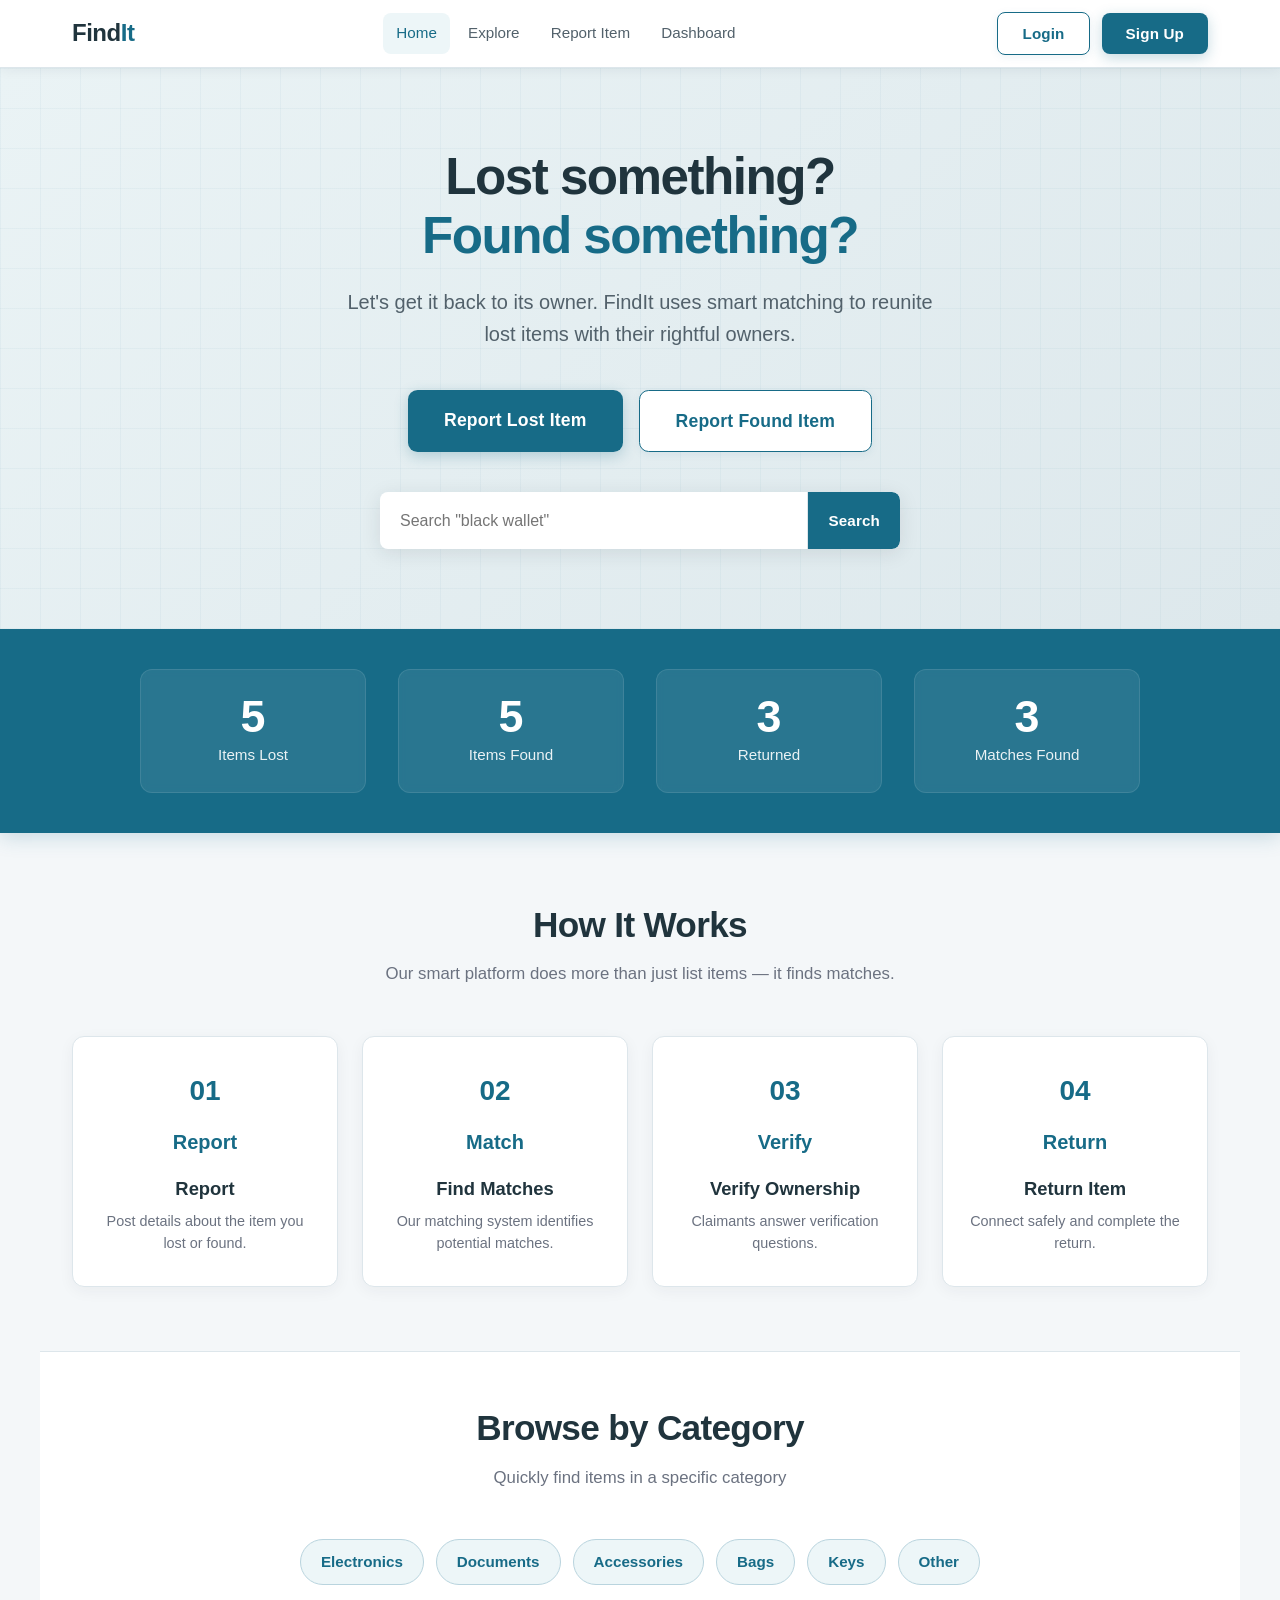
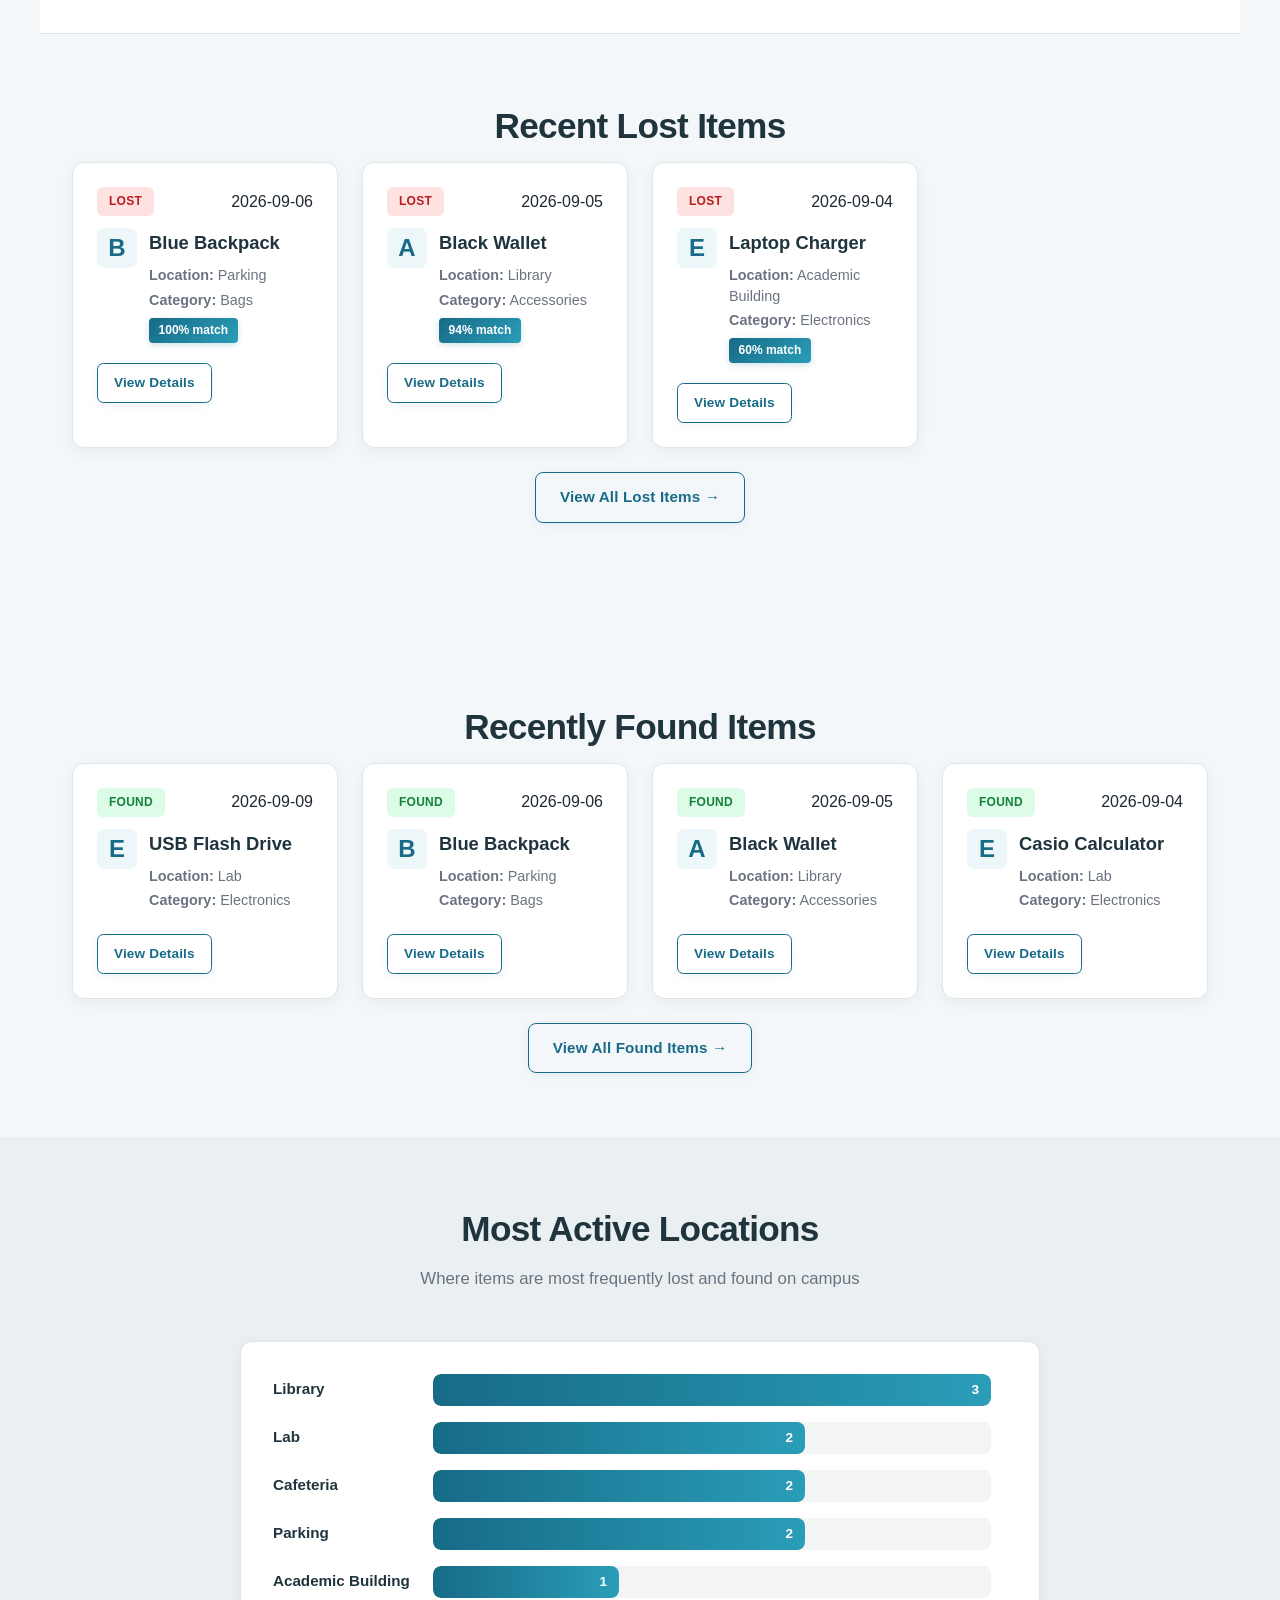
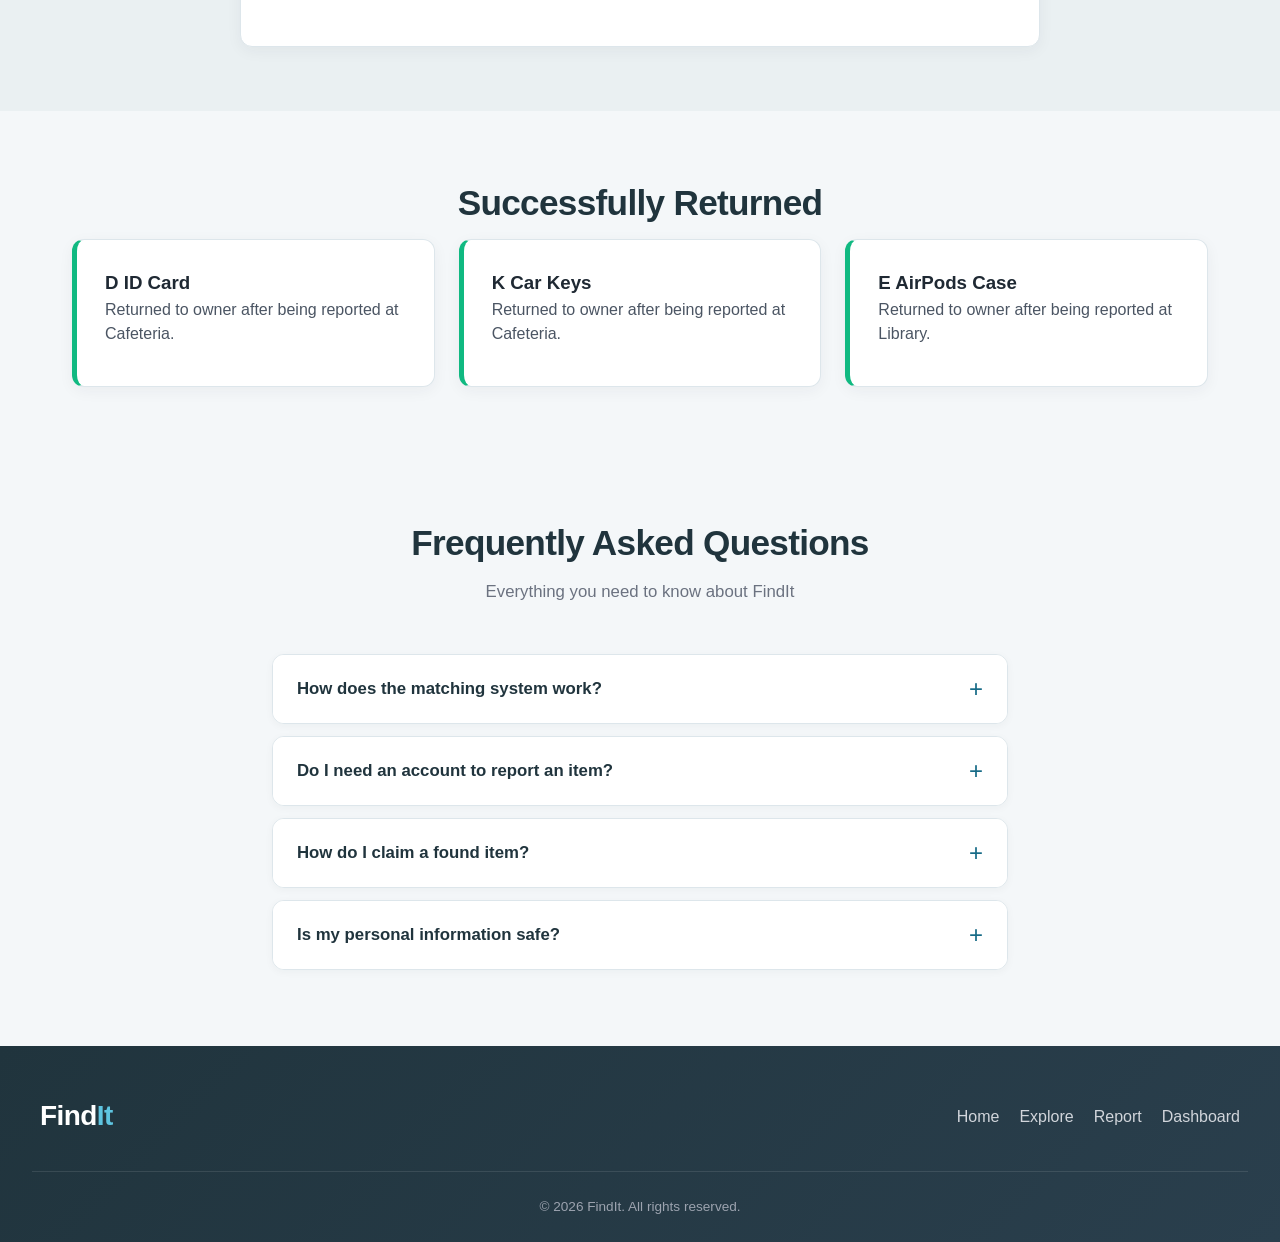
<file: index.html>
<!DOCTYPE html>
<html lang="en">
<head>
    <meta charset="UTF-8">
    <meta name="viewport" content="width=device-width, initial-scale=1.0">
    <title>FindIt — Smart Lost & Found Platform</title>
    <link rel="stylesheet" href="css/style.css">
</head>
<body>
    <nav class="navbar">
        <div class="nav-container">
            <a href="index.html" class="nav-brand">
                <span>Find<span class="brand-accent">It</span></span>
            </a>
            <div class="nav-links" id="navLinks">
                <a href="index.html" class="nav-link active">Home</a>
                <a href="explore.html" class="nav-link">Explore</a>
                <a href="report.html" class="nav-link">Report Item</a>
                <a href="dashboard.html" class="nav-link">Dashboard</a>
            </div>
            <div class="nav-auth" id="navAuth"></div>
            <button class="hamburger" id="hamburger" aria-label="Menu">
                <span></span><span></span><span></span>
            </button>
        </div>
    </nav>

    <section class="hero">
        <div class="hero-bg-pattern"></div>
        <div class="hero-content">
            <h1 class="hero-title">Lost something?<br>
                <span class="hero-highlight">Found something?</span>
            </h1>
            <p class="hero-subtitle">Let's get it back to its owner. FindIt uses smart matching to reunite lost items with their rightful owners.</p>
            <div class="hero-buttons">
                <a href="report.html?type=lost" class="btn btn-primary btn-lg">Report Lost Item</a>
                <a href="report.html?type=found" class="btn btn-secondary btn-lg">Report Found Item</a>
            </div>
            <div class="hero-search">
                <input type="text" id="heroSearchInput" placeholder='Search "black wallet"' class="hero-search-input">
                <button class="btn btn-search" id="heroSearchBtn">Search</button>
            </div>
        </div>
    </section>

    <section class="stats-banner">
        <div class="stats-container" id="statsContainer">
            <div class="stat-card"><div class="stat-number" id="statLost">0</div><div class="stat-label">Items Lost</div></div>
            <div class="stat-card"><div class="stat-number" id="statFound">0</div><div class="stat-label">Items Found</div></div>
            <div class="stat-card"><div class="stat-number" id="statReturned">0</div><div class="stat-label">Returned</div></div>
            <div class="stat-card"><div class="stat-number" id="statMatches">0</div><div class="stat-label">Matches Found</div></div>
        </div>
    </section>

    <section class="how-it-works">
        <h2 class="section-title">How It Works</h2>
        <p class="section-subtitle">Our smart platform does more than just list items — it finds matches.</p>
        <div class="steps-grid">
            <div class="step-card"><div class="step-number">01</div><div class="step-icon">Report</div><h3>Report</h3><p>Post details about the item you lost or found.</p></div>
            <div class="step-card"><div class="step-number">02</div><div class="step-icon">Match</div><h3>Find Matches</h3><p>Our matching system identifies potential matches.</p></div>
            <div class="step-card"><div class="step-number">03</div><div class="step-icon">Verify</div><h3>Verify Ownership</h3><p>Claimants answer verification questions.</p></div>
            <div class="step-card"><div class="step-number">04</div><div class="step-icon">Return</div><h3>Return Item</h3><p>Connect safely and complete the return.</p></div>
        </div>
    </section>

    <section class="category-section">
        <h2 class="section-title">Browse by Category</h2>
        <p class="section-subtitle">Quickly find items in a specific category</p>
        <div class="category-chips">
            <span class="category-chip" data-category="Electronics">Electronics</span>
            <span class="category-chip" data-category="Documents">Documents</span>
            <span class="category-chip" data-category="Accessories">Accessories</span>
            <span class="category-chip" data-category="Bags">Bags</span>
            <span class="category-chip" data-category="Keys">Keys</span>
            <span class="category-chip" data-category="Other">Other</span>
        </div>
    </section>

    <section class="recent-section">
        <h2 class="section-title">Recent Lost Items</h2>
        <div class="items-grid" id="recentLostGrid"><p class="loading-placeholder">Loading items...</p></div>
        <div style="text-align:center; margin-top:1.5rem;"><a href="explore.html?filter=lost" class="btn btn-outline">View All Lost Items →</a></div>
    </section>

    <section class="recent-section" style="margin-top:3rem;">
        <h2 class="section-title">Recently Found Items</h2>
        <div class="items-grid" id="recentFoundGrid"><p class="loading-placeholder">Loading items...</p></div>
        <div style="text-align:center; margin-top:1.5rem;"><a href="explore.html?filter=found" class="btn btn-outline">View All Found Items →</a></div>
    </section>

    <section class="location-section">
        <h2 class="section-title">Most Active Locations</h2>
        <p class="section-subtitle">Where items are most frequently lost and found on campus</p>
        <div class="chart-container" id="locationChart"></div>
    </section>

    <section class="success-section">
        <h2 class="section-title">Successfully Returned</h2>
        <div class="success-stories" id="successStories"><p class="loading-placeholder">Loading success stories...</p></div>
    </section>

    <section class="faq-section">
        <h2 class="section-title">Frequently Asked Questions</h2>
        <p class="section-subtitle">Everything you need to know about FindIt</p>
        <div class="faq-item">
            <button class="faq-question">How does the matching system work?</button>
            <div class="faq-answer"><p>FindIt compares lost and found items by category, color, location, date, and keywords in the description. Items with a match score of 40% or higher are flagged as potential matches.</p></div>
        </div>
        <div class="faq-item">
            <button class="faq-question">Do I need an account to report an item?</button>
            <div class="faq-answer"><p>Yes, you need to create a free account to report lost or found items. Browsing and searching items is available to everyone without signing in.</p></div>
        </div>
        <div class="faq-item">
            <button class="faq-question">How do I claim a found item?</button>
            <div class="faq-answer"><p>Click "This Might Be Mine" on a found item's detail page. You'll answer verification questions about the item's brand and unique features to prove ownership.</p></div>
        </div>
        <div class="faq-item">
            <button class="faq-question">Is my personal information safe?</button>
            <div class="faq-answer"><p>Your contact details are only shared after a claim is approved. Verification answers are checked against item details without revealing them publicly.</p></div>
        </div>
    </section>

    <footer class="footer">
        <div class="footer-content">
            <div class="footer-brand"><span>Find<span class="brand-accent">It</span></span></div>
            <div class="footer-links"><a href="index.html">Home</a><a href="explore.html">Explore</a><a href="report.html">Report</a><a href="dashboard.html">Dashboard</a></div>
        </div>
        <div class="footer-bottom"><p>© 2026 FindIt. All rights reserved.</p></div>
    </footer>

    <div class="modal-overlay" id="authModal">
        <div class="modal auth-modal">
            <button class="modal-close" id="authModalClose">Close</button>
            <h2 id="authModalTitle">Welcome to FindIt</h2>
            <p class="modal-subtitle" id="authModalSubtitle">Sign in to report items and track your activity.</p>
            <form id="authForm">
                <div id="authNameField" style="display:none;">
                    <label for="authName">Full Name</label>
                    <input type="text" id="authName" placeholder="Enter your name">
                </div>
                <label for="authEmail">Email Address</label>
                <input type="email" id="authEmail" placeholder="you@campus.edu" required>
                <label for="authPassword">Password</label>
                <input type="password" id="authPassword" placeholder="Create a password" minlength="4" required>
                <button type="submit" class="btn btn-primary btn-block" id="authSubmitBtn">Sign In</button>
            </form>
            <p class="auth-toggle" id="authToggleText">New here? <a href="#" id="authToggleLink">Create an account</a></p>
        </div>
    </div>

    <div class="toast-container" id="toastContainer"></div>

    <script src="js/data.js"></script>
    <script src="js/app.js"></script>
    <script src="js/index.js"></script>
</body>
</html>
</file>
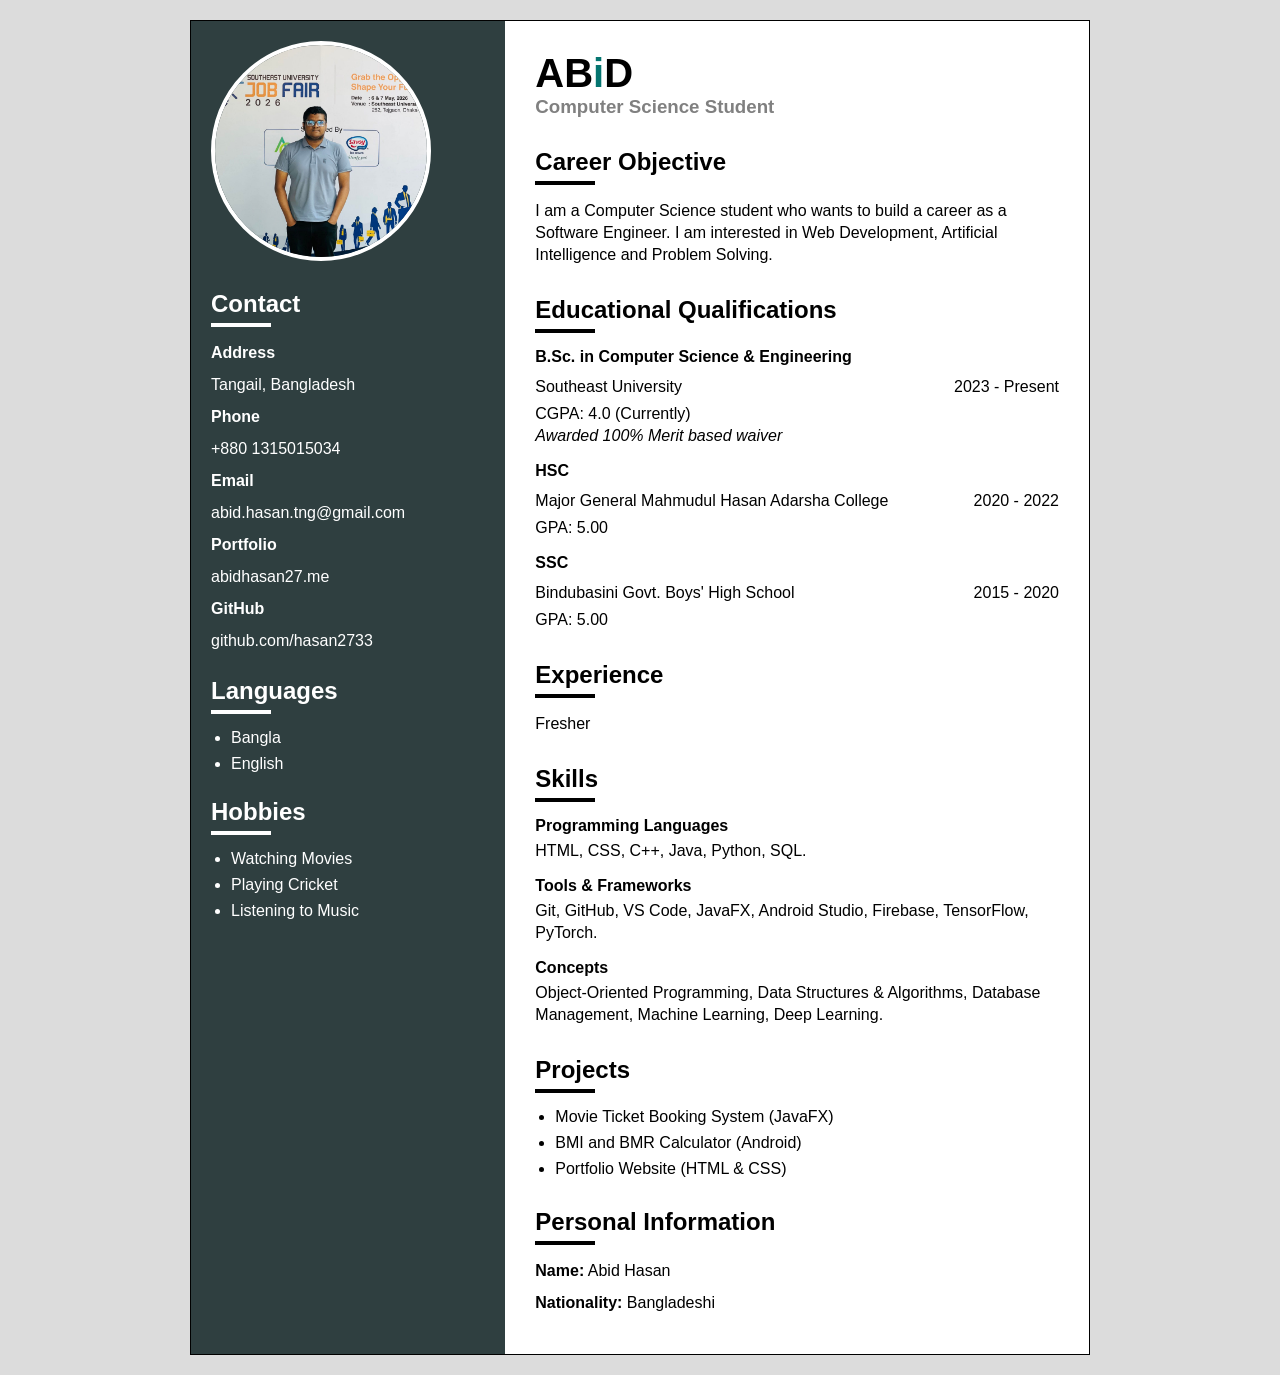
<file: assignment-1/index.html>
<!doctype html>
<html lang="en">
  <head>
    <meta charset="UTF-8" />
    <title>My Resume</title>
    <link rel="stylesheet" href="style.css" />
  </head>
  <body>
    <div class="left">
      <img src="profile-pic.jpg" alt="Profile Picture" class="profile" />

      <h2>Contact</h2>
      <hr />

      <p><strong>Address</strong></p>
      <p>Tangail, Bangladesh</p>

      <p><strong>Phone</strong></p>
      <p>+880 1315015034</p>

      <p><strong>Email</strong></p>
      <p>abid.hasan.tng@gmail.com</p>

      <p><strong>Portfolio</strong></p>
      <p><a href="https://abidhasan27.me" target="_blank">abidhasan27.me</a></p>

      <p><strong>GitHub</strong></p>
      <p>
        <a href="https://github.com/hasan2733" target="_blank"
          >github.com/hasan2733</a>
      </p>
      
      <h2>Languages</h2>
      <hr />

      <ul>
        <li>Bangla</li>
        <li>English</li>
      </ul>

      <h2>Hobbies</h2>
      <hr />

      <ul>
        <li>Watching Movies</li>
        <li>Playing Cricket</li>
        <li>Listening to Music</li>
      </ul>
    </div>

    <div class="right">
      <h1>AB<span id="name">i</span>D</h1>
      <h3>Computer Science Student</h3>

      <div class="section">
        <h2>Career Objective</h2>
        <hr />
        <p>
          I am a Computer Science student who wants to build a career as a
          Software Engineer. I am interested in Web Development, Artificial
          Intelligence and Problem Solving.
        </p>
      </div>

      <div class="section">
        <h2>Educational Qualifications</h2>
        <hr />
        <h4>B.Sc. in Computer Science & Engineering</h4>
        <div class="edu-header">
          <p>Southeast University</p>
          <p>2023 - Present</p>
        </div>

        <p id="cgpa">CGPA: 4.0 (Currently)</p>
        <p id="award">Awarded 100% Merit based waiver</p>
        <h4>HSC</h4>
        <div class="edu-header">
          <p>Major General Mahmudul Hasan Adarsha College</p>
          <p>2020 - 2022</p>
        </div>
        <p>GPA: 5.00</p>

        <h4>SSC</h4>
        <div class="edu-header">
          <p>Bindubasini Govt. Boys' High School</p>
          <p>2015 - 2020</p>
        </div>
        <p>GPA: 5.00</p>
      </div>

      <div class="section">
        <h2>Experience</h2>
        <hr />

        <p>Fresher</p>
      </div>

      <div class="section">
        <h2>Skills</h2>
        <hr />

        <h4>Programming Languages</h4>
        <p>HTML, CSS, C++, Java, Python, SQL.</p>

        <h4>Tools & Frameworks</h4>
        <p>
          Git, GitHub, VS Code, JavaFX, Android Studio, Firebase, TensorFlow,
          PyTorch.
        </p>

        <h4>Concepts</h4>
        <p>
          Object-Oriented Programming, Data Structures & Algorithms, Database
          Management, Machine Learning, Deep Learning.
        </p>
      </div>

      <div class="section">
        <h2>Projects</h2>
        <hr />

        <ul>
          <a
            href="https://github.com/hasan2733/movie_ticket_management_system"
            target="_blank"
            ><li>Movie Ticket Booking System (JavaFX)</li></a
          >
          <a
            href="https://github.com/hasan2733/BMI_and_BMR_calculator_Project"
            target="_blank"
            ><li>BMI and BMR Calculator (Android)</li></a
          >
          <a href="https://github.com/hasan2733/abid-portfolio" target="_blank"
            ><li>Portfolio Website (HTML & CSS)</li></a
          >
        </ul>
      </div>

      <div class="section">
        <h2>Personal Information</h2>
        <hr />

        <p><strong>Name:</strong> Abid Hasan</p>
        <p><strong>Nationality:</strong> Bangladeshi</p>
      </div>
    </div>
  </body>
</html>
</file>
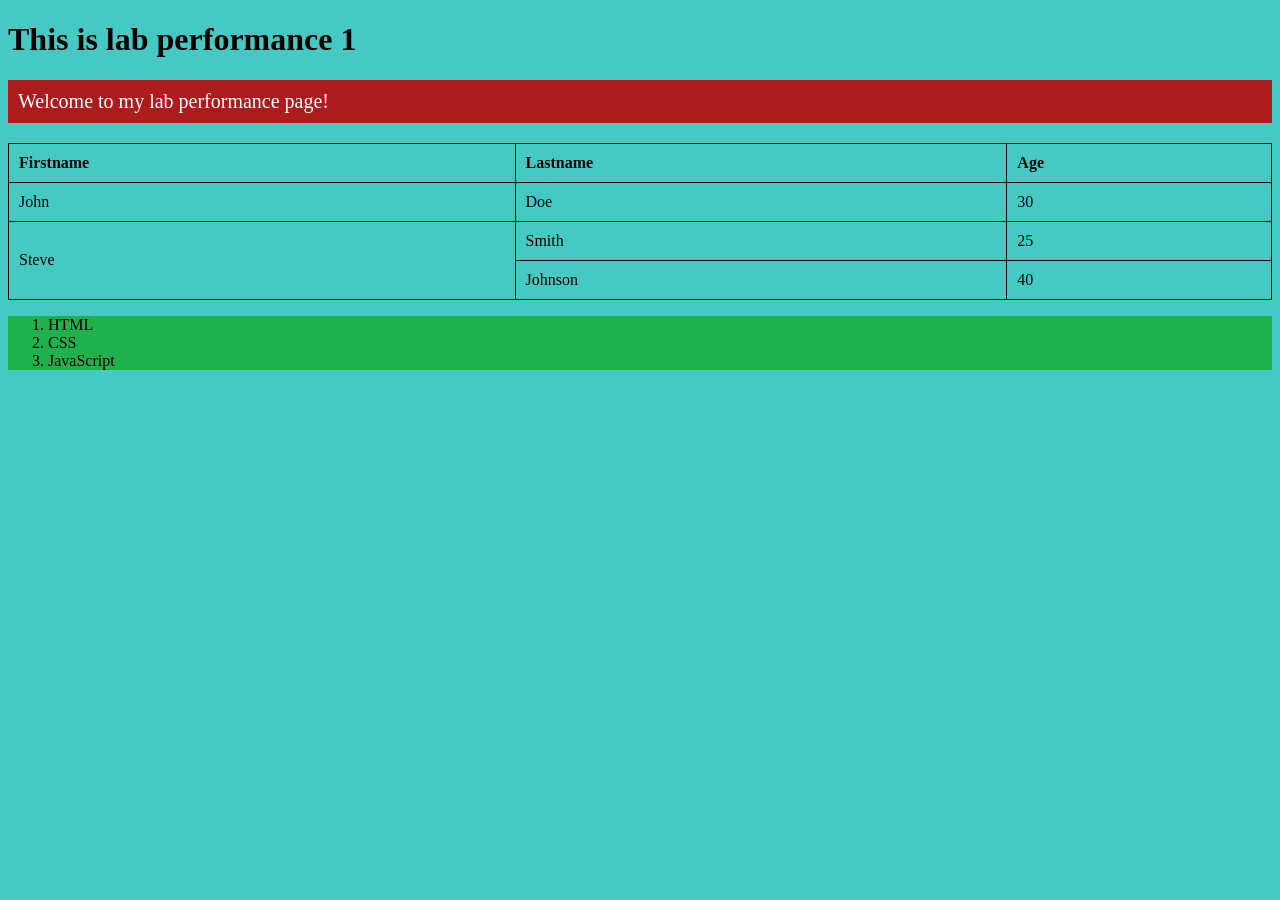
<file: Lab_Performance_1/index.html>
<!doctype html>
<html lang="en">
  <head>
    <meta charset="UTF-8" />
    <meta name="viewport" content="width=device-width, initial-scale=1.0" />
    <link rel="stylesheet" href="styles.css" />
    <title>Document</title>
  </head>
  <body>
    <h1>This is lab performance 1</h1>
    <p>Welcome to my lab performance page!</p>
    <div class="tab">
      <table>
        <tr>
          <th>Firstname</th>
          <th>Lastname</th>
          <th>Age</th>
        </tr>
        <tr>
          <td>John</td>
          <td>Doe</td>
          <td>30</td>
        </tr>
        <tr>
          <td rowspan="2">Steve</td>
          <td>Smith</td>
          <td>25</td>
        </tr>
        <tr>
          <td>Johnson</td>
          <td>40</td>
        </tr>
      </table>
    </div>
    <div class="list">
      <ol>
        <li>HTML</li>
        <li>CSS</li>
        <li>JavaScript</li>
      </ol>
    </div>
  </body>
</html>
</file>
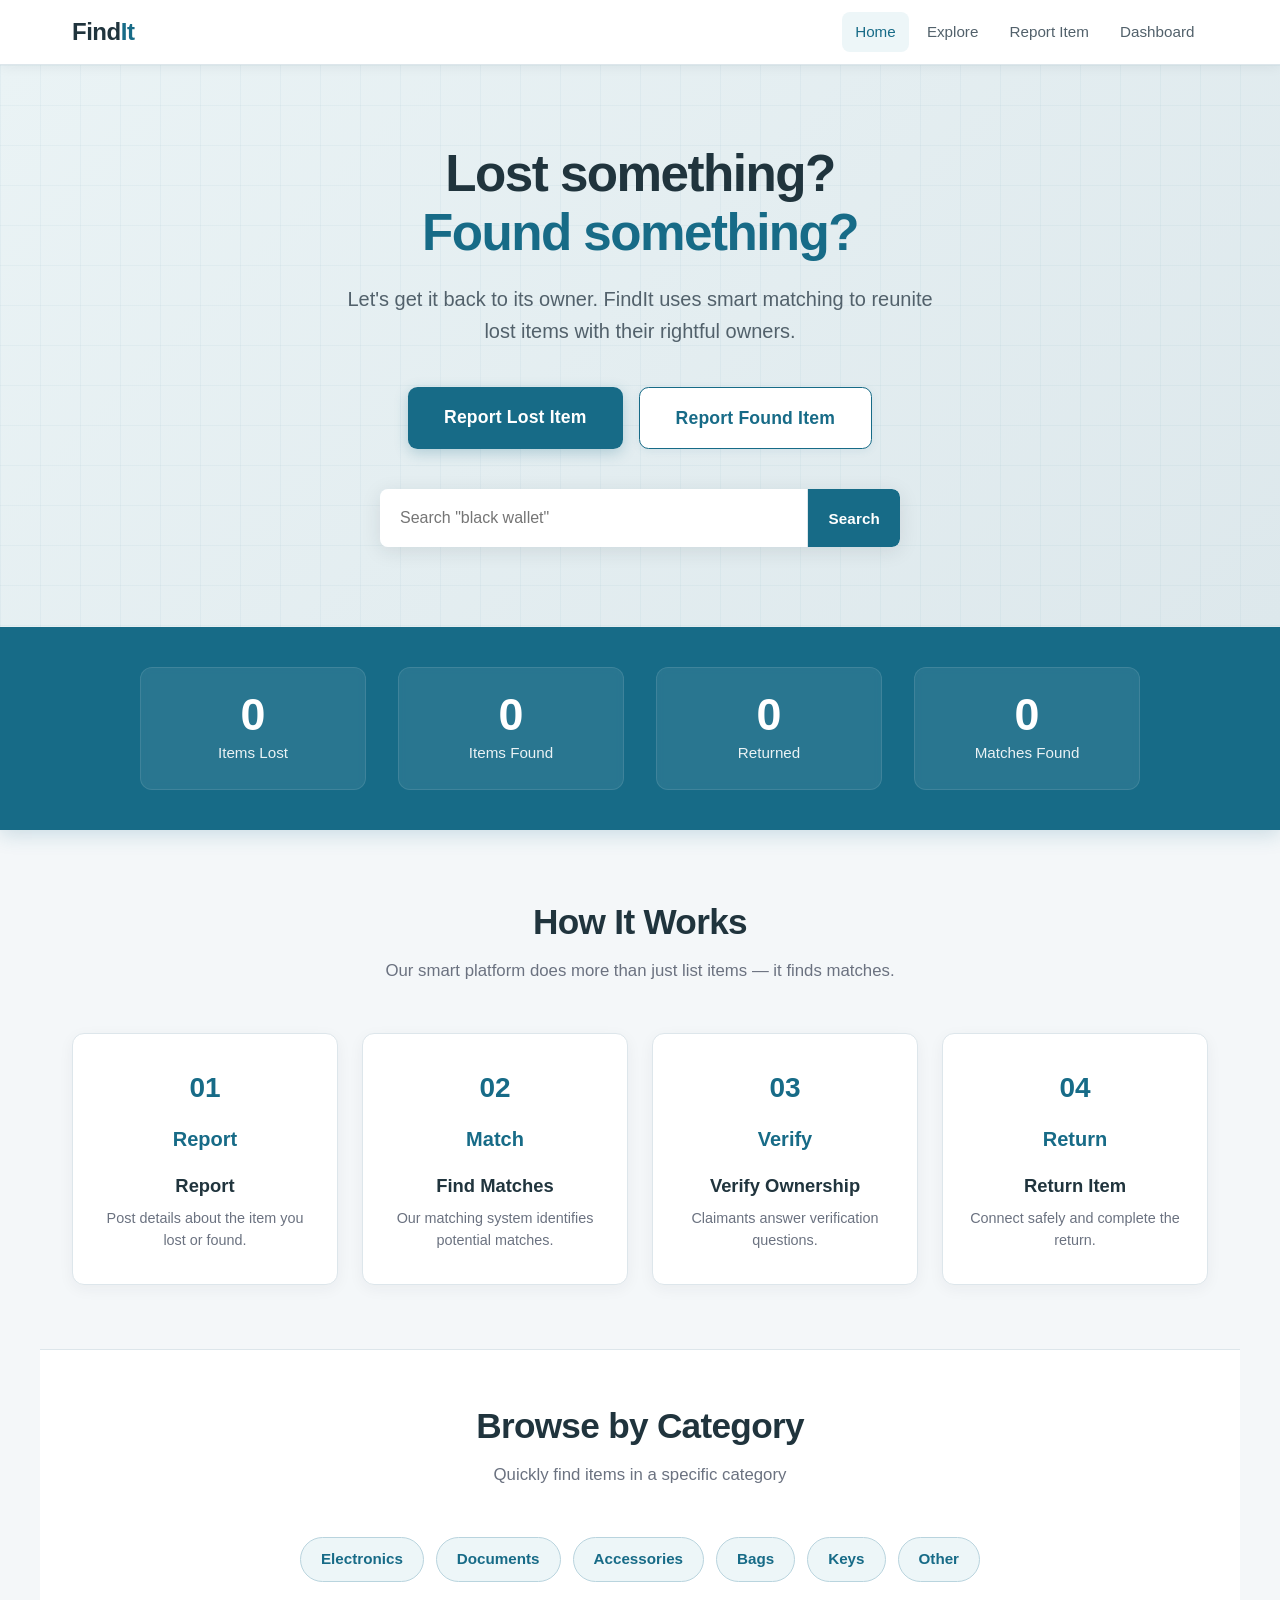
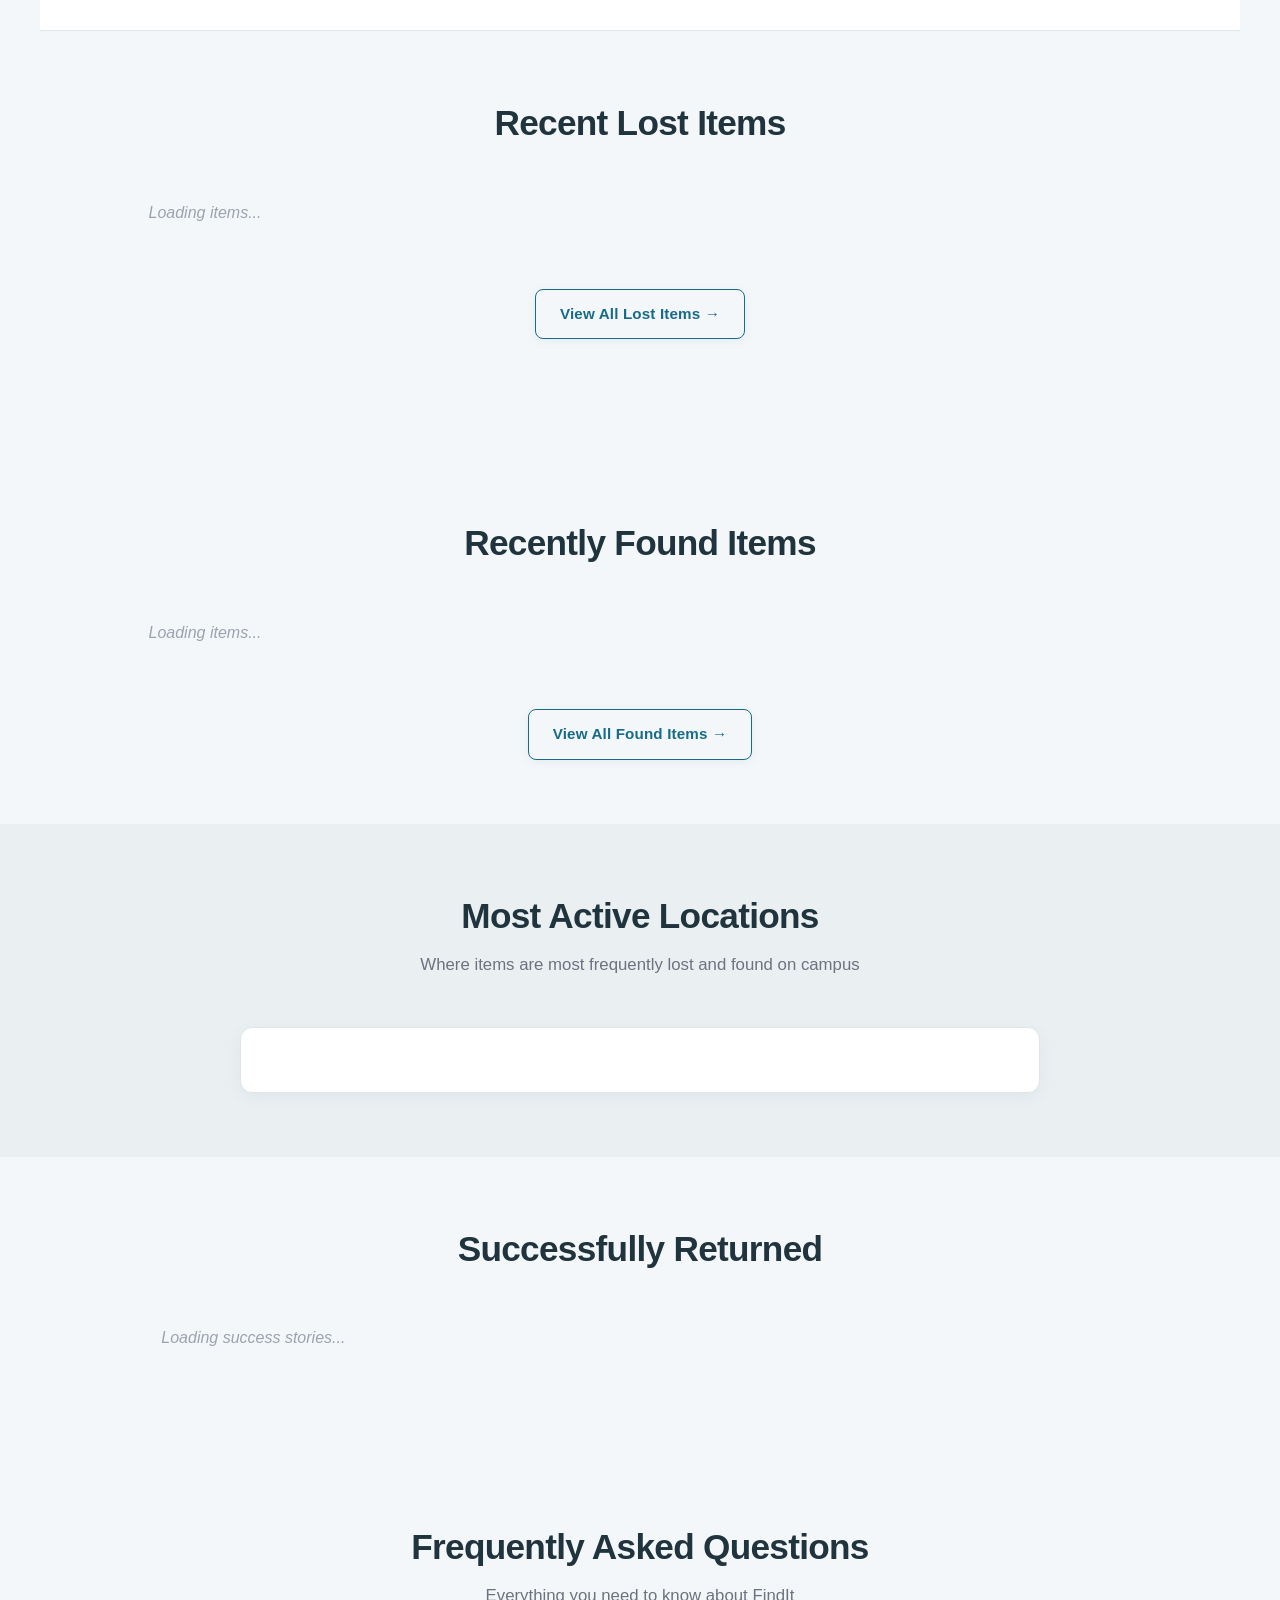
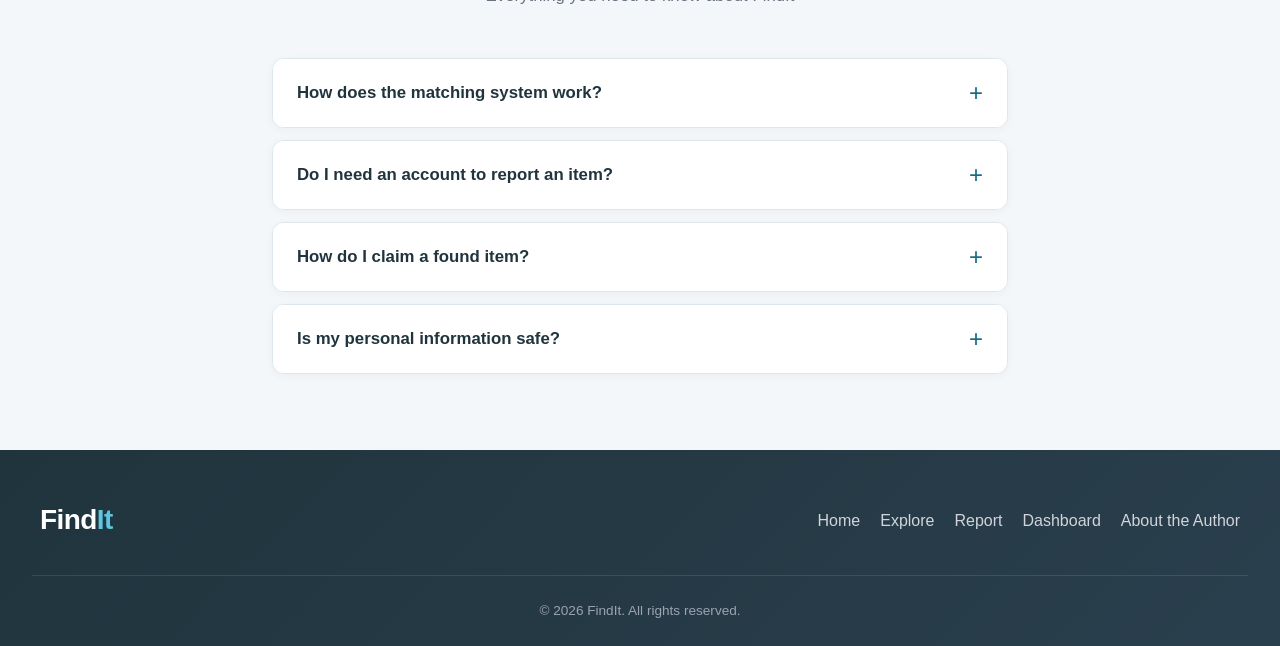
<file: lab_project/index.html>
<!DOCTYPE html>
<html lang="en">
<head>
    <meta charset="UTF-8">
    <meta name="viewport" content="width=device-width, initial-scale=1.0">
    <title>FindIt — Smart Lost & Found Platform</title>
    <link rel="stylesheet" href="css/style.css">
</head>
<body>
    <nav class="navbar">
        <div class="nav-container">
            <a href="index.html" class="nav-brand">
                <span>Find<span class="brand-accent">It</span></span>
            </a>
            <div class="nav-links" id="navLinks">
                <a href="index.html" class="nav-link active">Home</a>
                <a href="explore.html" class="nav-link">Explore</a>
                <a href="report.html" class="nav-link">Report Item</a>
                <a href="dashboard.html" class="nav-link">Dashboard</a>
            </div>
            <button class="hamburger" id="hamburger" aria-label="Menu">
                <span></span><span></span><span></span>
            </button>
        </div>
    </nav>

    <section class="hero">
        <div class="hero-bg-pattern"></div>
        <div class="hero-content">
            <h1 class="hero-title">Lost something?<br>
                <span class="hero-highlight">Found something?</span>
            </h1>
            <p class="hero-subtitle">Let's get it back to its owner. FindIt uses smart matching to reunite lost items with their rightful owners.</p>
            <div class="hero-buttons">
                <a href="report.html?type=lost" class="btn btn-primary btn-lg">Report Lost Item</a>
                <a href="report.html?type=found" class="btn btn-secondary btn-lg">Report Found Item</a>
            </div>
            <div class="hero-search">
                <input type="text" id="heroSearchInput" placeholder='Search "black wallet"' class="hero-search-input">
                <button class="btn btn-search" id="heroSearchBtn">Search</button>
            </div>
        </div>
    </section>

    <section class="stats-banner">
        <div class="stats-container" id="statsContainer">
            <div class="stat-card"><div class="stat-number" id="statLost">0</div><div class="stat-label">Items Lost</div></div>
            <div class="stat-card"><div class="stat-number" id="statFound">0</div><div class="stat-label">Items Found</div></div>
            <div class="stat-card"><div class="stat-number" id="statReturned">0</div><div class="stat-label">Returned</div></div>
            <div class="stat-card"><div class="stat-number" id="statMatches">0</div><div class="stat-label">Matches Found</div></div>
        </div>
    </section>

    <section class="how-it-works">
        <h2 class="section-title">How It Works</h2>
        <p class="section-subtitle">Our smart platform does more than just list items — it finds matches.</p>
        <div class="steps-grid">
            <div class="step-card"><div class="step-number">01</div><div class="step-icon">Report</div><h3>Report</h3><p>Post details about the item you lost or found.</p></div>
            <div class="step-card"><div class="step-number">02</div><div class="step-icon">Match</div><h3>Find Matches</h3><p>Our matching system identifies potential matches.</p></div>
            <div class="step-card"><div class="step-number">03</div><div class="step-icon">Verify</div><h3>Verify Ownership</h3><p>Claimants answer verification questions.</p></div>
            <div class="step-card"><div class="step-number">04</div><div class="step-icon">Return</div><h3>Return Item</h3><p>Connect safely and complete the return.</p></div>
        </div>
    </section>

    <section class="category-section">
        <h2 class="section-title">Browse by Category</h2>
        <p class="section-subtitle">Quickly find items in a specific category</p>
        <div class="category-chips">
            <span class="category-chip" data-category="Electronics">Electronics</span>
            <span class="category-chip" data-category="Documents">Documents</span>
            <span class="category-chip" data-category="Accessories">Accessories</span>
            <span class="category-chip" data-category="Bags">Bags</span>
            <span class="category-chip" data-category="Keys">Keys</span>
            <span class="category-chip" data-category="Other">Other</span>
        </div>
    </section>

    <section class="recent-section">
        <h2 class="section-title">Recent Lost Items</h2>
        <div class="items-grid" id="recentLostGrid"><p class="loading-placeholder">Loading items...</p></div>
        <div style="text-align:center; margin-top:1.5rem;"><a href="explore.html?filter=lost" class="btn btn-outline">View All Lost Items →</a></div>
    </section>

    <section class="recent-section" style="margin-top:3rem;">
        <h2 class="section-title">Recently Found Items</h2>
        <div class="items-grid" id="recentFoundGrid"><p class="loading-placeholder">Loading items...</p></div>
        <div style="text-align:center; margin-top:1.5rem;"><a href="explore.html?filter=found" class="btn btn-outline">View All Found Items →</a></div>
    </section>

    <section class="location-section">
        <h2 class="section-title">Most Active Locations</h2>
        <p class="section-subtitle">Where items are most frequently lost and found on campus</p>
        <div class="chart-container" id="locationChart"></div>
    </section>

    <section class="success-section">
        <h2 class="section-title">Successfully Returned</h2>
        <div class="success-stories" id="successStories"><p class="loading-placeholder">Loading success stories...</p></div>
    </section>

    <section class="faq-section">
        <h2 class="section-title">Frequently Asked Questions</h2>
        <p class="section-subtitle">Everything you need to know about FindIt</p>
        <div class="faq-item">
            <button class="faq-question">How does the matching system work?</button>
            <div class="faq-answer"><p>FindIt compares lost and found items by category, color, location, date, and keywords in the description. Items with a match score of 40% or higher are flagged as potential matches.</p></div>
        </div>
        <div class="faq-item">
            <button class="faq-question">Do I need an account to report an item?</button>
            <div class="faq-answer"><p>Yes, you need to create a free account to report lost or found items. Browsing and searching items is available to everyone without signing in.</p></div>
        </div>
        <div class="faq-item">
            <button class="faq-question">How do I claim a found item?</button>
            <div class="faq-answer"><p>Click "This Might Be Mine" on a found item's detail page. You'll answer verification questions about the item's brand and unique features to prove ownership.</p></div>
        </div>
        <div class="faq-item">
            <button class="faq-question">Is my personal information safe?</button>
            <div class="faq-answer"><p>Your contact details are only shared after a claim is approved. Verification answers are checked against item details without revealing them publicly.</p></div>
        </div>
    </section>

    <footer class="footer">
        <div class="footer-content">
            <div class="footer-brand"><span>Find<span class="brand-accent">It</span></span></div>
            <div class="footer-links"><a href="index.html">Home</a><a href="explore.html">Explore</a><a href="report.html">Report</a><a href="dashboard.html">Dashboard</a><a href="https://abidhasan27.me" target="_blank">About the Author</a></div>
        </div>
        <div class="footer-bottom"><p>© 2026 FindIt. All rights reserved.</p></div>
    </footer>


</body>
</html>
</file>
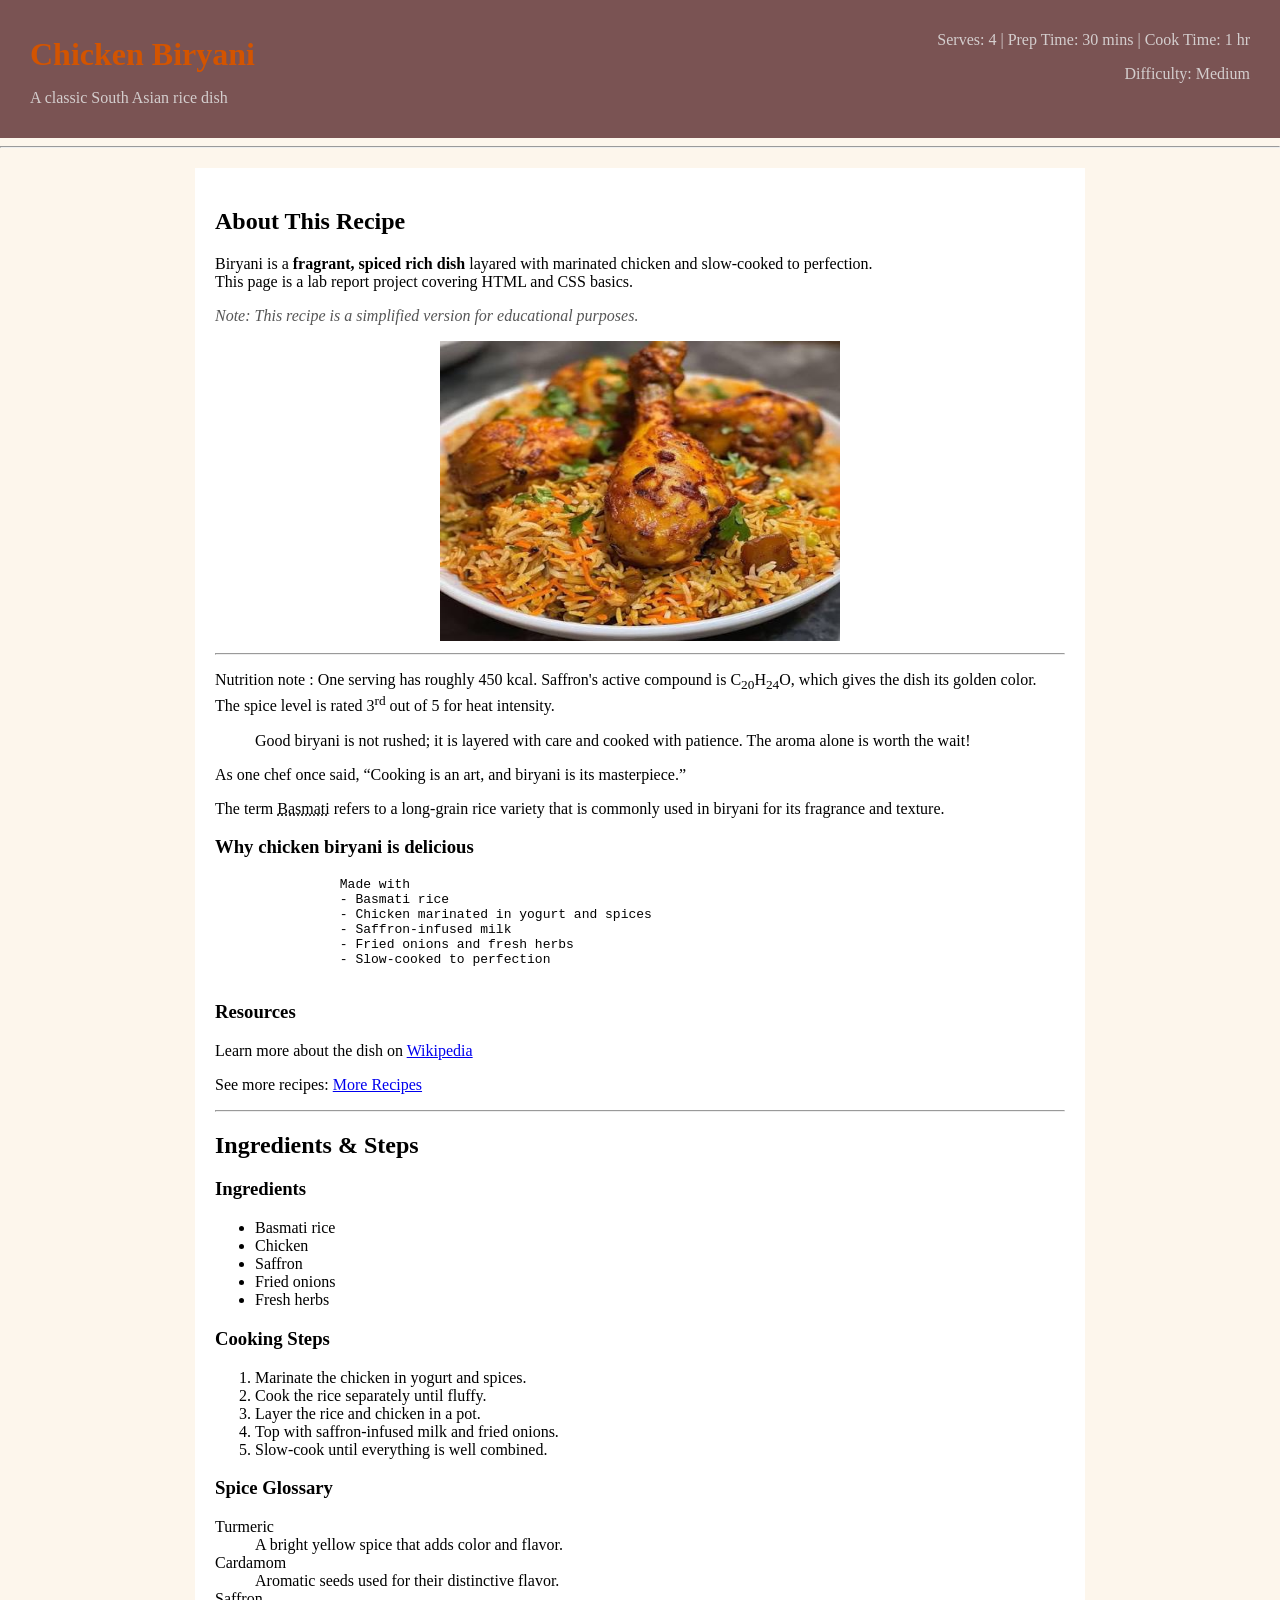
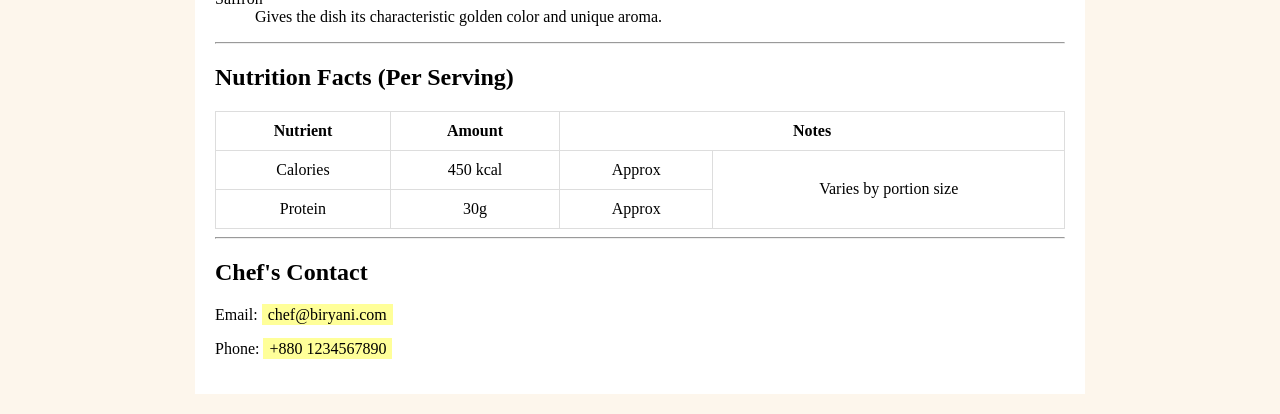
<file: lab_report_html_css/index.html>
<!DOCTYPE html>
<html lang="en">
  <head>
    <meta charset="UTF-8" />
    <meta name="viewport" content="width=device-width, initial-scale=1.0" />
    <title>Chicken Biryani - Recipe Card</title>

    <!-- Link to external CSS file -->
    <link rel="stylesheet" href="styles.css" />

    <!-- Internal CSS -->
     <style>
        body {
            font-family:Georgia, 'Times New Roman', Times, serif;
            background-color: #fdf6ec;
            margin: 0;
        }

        .container {
            max-width: 850px;
            margin: 20px auto;
            background-color: #fff;
            padding: 20px;
        }

        #recipe-title {
            color: #d35400;
        }

     </style>
  </head>
  <body>
    <!-- Banner div is split into two nested divs -->
    <div class="banner">
      <div class="banner-left">
        <h1 id="recipe-title">Chicken Biryani</h1>
        <p>A classic South Asian rice dish</p>
      </div>
      <div class="banner-right">
        <p>Serves: 4 | Prep Time: 30 mins | Cook Time: 1 hr</p>
        <p>Difficulty: Medium</p>
      </div>
    </div>

    <hr />

    <div class="container">
      <!-- Intro -->
      <h2>About This Recipe</h2>
      <p>
        Biryani is a <b>fragrant, spiced rich dish</b> layared with marinated
        chicken and slow-cooked to perfection. <br />
        This page is a lab report project covering HTML and CSS basics.
      </p>

      <!-- style attribute used directly on a tag -->
      <p style="color: #555; font-style: italic">
        Note: This recipe is a simplified version for educational purposes.
      </p>

      <!-- Image tag with src and alt attributes -->
      <div style="text-align: center;">
        <img
          src="image.png"
          alt="Plate of Chicken Biryani"
          width="400"
          height="300"
        />
      </div>
    
      <hr>
      <!-- sub and sup tags -->
      <p>
        Nutrition note : One serving has roughly 450 kcal. Saffron's active compound is C<sub>20</sub>H<sub>24</sub>O, which gives the dish its golden color. The spice level is rated 3<sup>rd</sup> out
        of 5 for heat intensity.
      </p>

      <!-- blockquote tag -->
       <blockquote>
        Good biryani is not rushed; it is layered with care and cooked with patience. The aroma alone is worth the wait!
       </blockquote>

       <!-- q tag-->
        <p>  
          As one chef once said, <q>Cooking is an art, and biryani is its masterpiece.</q>
        </p>

        <!-- abbr tag -->
         <p>
            The term <abbr title="Basmati Rice">Basmati</abbr> refers to a long-grain rice variety that is commonly used in biryani for its fragrance and texture.
         </p>

         <!-- preformatted text -->
          <h3>Why chicken biryani is delicious </h3>
            <pre>
                Made with
                - Basmati rice
                - Chicken marinated in yogurt and spices
                - Saffron-infused milk
                - Fried onions and fresh herbs
                - Slow-cooked to perfection
            </pre>

        <!-- Links: absolute and relative URL -->
         <h3>Resources</h3>
         <p>Learn more about the dish on 
<a href="https://en.wikipedia.org/wiki/Biryani" target="_blank">Wikipedia</a>
         </p>
         <p>See more recipes: <a href="recipe.html" target="_blank">More Recipes</a></p>


         <hr>
         <!-- Lists -->
          <h2>Ingredients &amp; Steps</h2>
            <h3>Ingredients</h3>
            <ul>
              <li>Basmati rice</li>
              <li>Chicken</li>
              <li>Saffron</li>
              <li>Fried onions</li>
              <li>Fresh herbs</li>
            </ul>
            <h3>Cooking Steps</h3>
            <ol>
              <li>Marinate the chicken in yogurt and spices.</li>
              <li>Cook the rice separately until fluffy.</li>
              <li>Layer the rice and chicken in a pot.</li>
              <li>Top with saffron-infused milk and fried onions.</li>
              <li>Slow-cook until everything is well combined.</li>
            </ol>

            <h3>Spice Glossary</h3>
            <dl>
              <dt>Turmeric</dt>
              <dd>A bright yellow spice that adds color and flavor.</dd>
              <dt>Cardamom</dt>
              <dd>Aromatic seeds used for their distinctive flavor.</dd>
              <dt>Saffron</dt>
              <dd>Gives the dish its characteristic golden color and unique aroma.</dd>
            </dl>

            <hr>
            <!-- Table: border,border-collapse,padding,colspan,rowspan -->
            <h2>Nutrition Facts (Per Serving)</h2>
            <table border="1" class="nutrition-table">
                <tr>
                    <th>Nutrient</th>
                    <th>Amount</th>
                    <th colspan="2">Notes</th>
                </tr>
                <tr>
                    <td>Calories</td>
                    <td>450 kcal </td>
                    <td>Approx</td>
                    <td rowspan="2">Varies by portion size</td>
                </tr>
                <tr>
                    <td>Protein</td>
                    <td>30g </td>
                    <td>Approx</td>
                </tr>
            </table>

            <hr>

            <!-- span tag and id -->
             <h2>Chef's Contact</h2>
             <div id="chef-contact">
                <p>Email: <span class="highlight">chef@biryani.com</span></p>
                <p>Phone: <span class="highlight">+880 1234567890</span></p>
             </div>
    </div>
  </body>
</html>
</file>
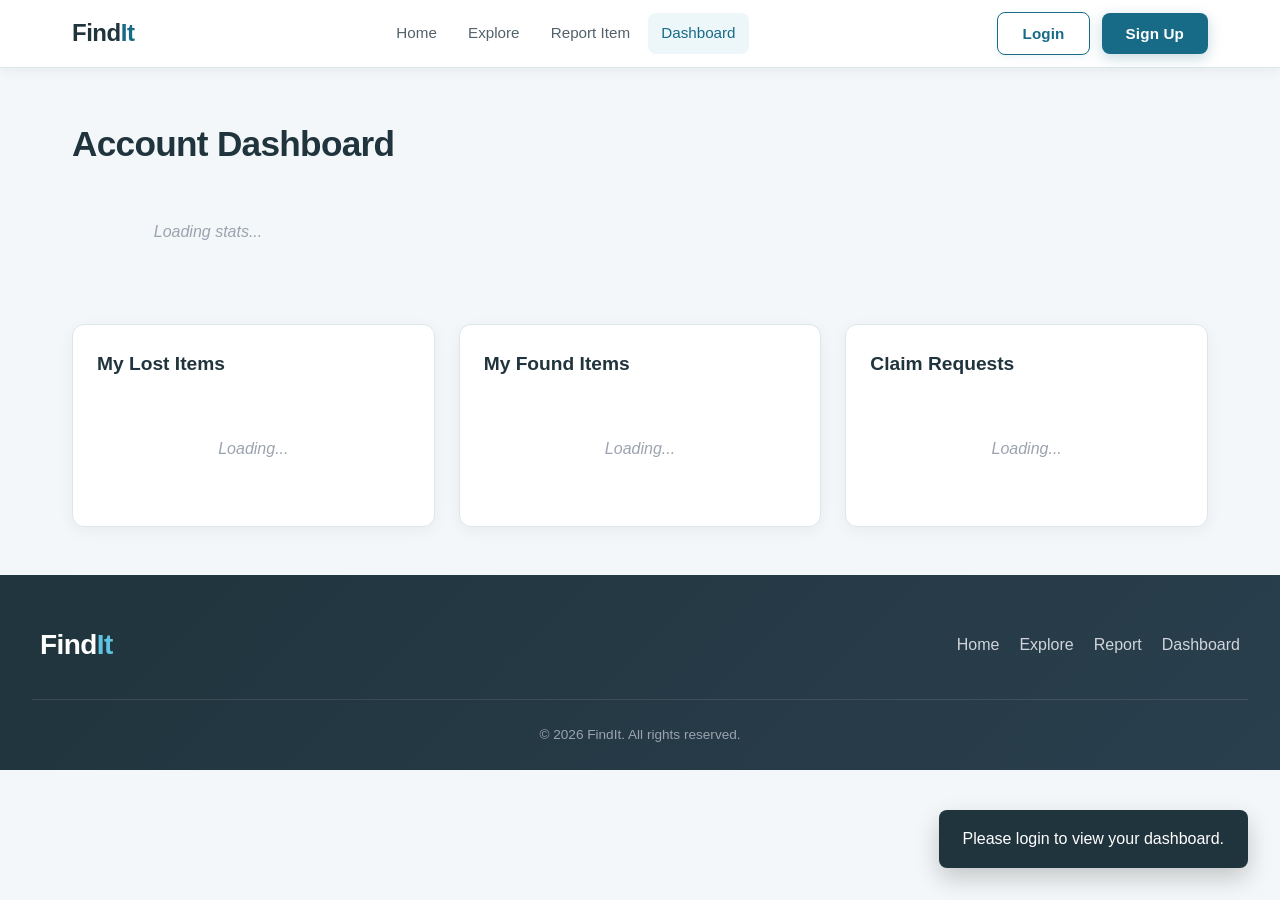
<file: dashboard.html>
<!DOCTYPE html>
<html lang="en">
<head>
    <meta charset="UTF-8">
    <meta name="viewport" content="width=device-width, initial-scale=1.0">
    <title>Dashboard — FindIt</title>
    <link rel="stylesheet" href="css/style.css">
</head>
<body>
    <nav class="navbar">
        <div class="nav-container">
            <a href="index.html" class="nav-brand"><span>Find<span class="brand-accent">It</span></span></a>
            <div class="nav-links" id="navLinks">
                <a href="index.html" class="nav-link">Home</a>
                <a href="explore.html" class="nav-link">Explore</a>
                <a href="report.html" class="nav-link">Report Item</a>
                <a href="dashboard.html" class="nav-link active">Dashboard</a>
            </div>
            <div class="nav-auth" id="navAuth"></div>
            <button class="hamburger" id="hamburger"><span></span><span></span><span></span></button>
        </div>
    </nav>

    <main class="dashboard-main">
        <h1 class="page-title">Account Dashboard</h1>
        <div class="dashboard-stats" id="dashboardStats"><p class="loading-placeholder">Loading stats...</p></div>
        <div class="dashboard-sections">
            <div class="dashboard-column">
                <h2>My Lost Items</h2>
                <div id="myLostItems"><p class="loading-placeholder">Loading...</p></div>
            </div>
            <div class="dashboard-column">
                <h2>My Found Items</h2>
                <div id="myFoundItems"><p class="loading-placeholder">Loading...</p></div>
            </div>
            <div class="dashboard-column">
                <h2>Claim Requests</h2>
                <div id="claimRequests"><p class="loading-placeholder">Loading...</p></div>
            </div>
        </div>
    </main>

    <footer class="footer">
        <div class="footer-content">
            <div class="footer-brand"><span>Find<span class="brand-accent">It</span></span></div>
            <div class="footer-links"><a href="index.html">Home</a><a href="explore.html">Explore</a><a href="report.html">Report</a><a href="dashboard.html">Dashboard</a></div>
        </div>
        <div class="footer-bottom"><p>© 2026 FindIt. All rights reserved.</p></div>
    </footer>

    <div class="modal-overlay" id="authModal">
        <div class="modal auth-modal">
            <button class="modal-close" id="authModalClose">Close</button>
            <h2 id="authModalTitle">Welcome to FindIt</h2>
            <p class="modal-subtitle" id="authModalSubtitle">Sign in to report items and track your activity.</p>
            <form id="authForm">
                <div id="authNameField" style="display:none;">
                    <label for="authName">Full Name</label>
                    <input type="text" id="authName" placeholder="Enter your name">
                </div>
                <label for="authEmail">Email Address</label>
                <input type="email" id="authEmail" placeholder="you@campus.edu" required>
                <label for="authPassword">Password</label>
                <input type="password" id="authPassword" placeholder="Create a password" minlength="4" required>
                <button type="submit" class="btn btn-primary btn-block" id="authSubmitBtn">Sign In</button>
            </form>
            <p class="auth-toggle" id="authToggleText">New here? <a href="#" id="authToggleLink">Create an account</a></p>
        </div>
    </div>

    <div class="toast-container" id="toastContainer"></div>

    <script src="js/data.js"></script>
    <script src="js/app.js"></script>
    <script src="js/dashboard.js"></script>
</body>
</html>
</file>
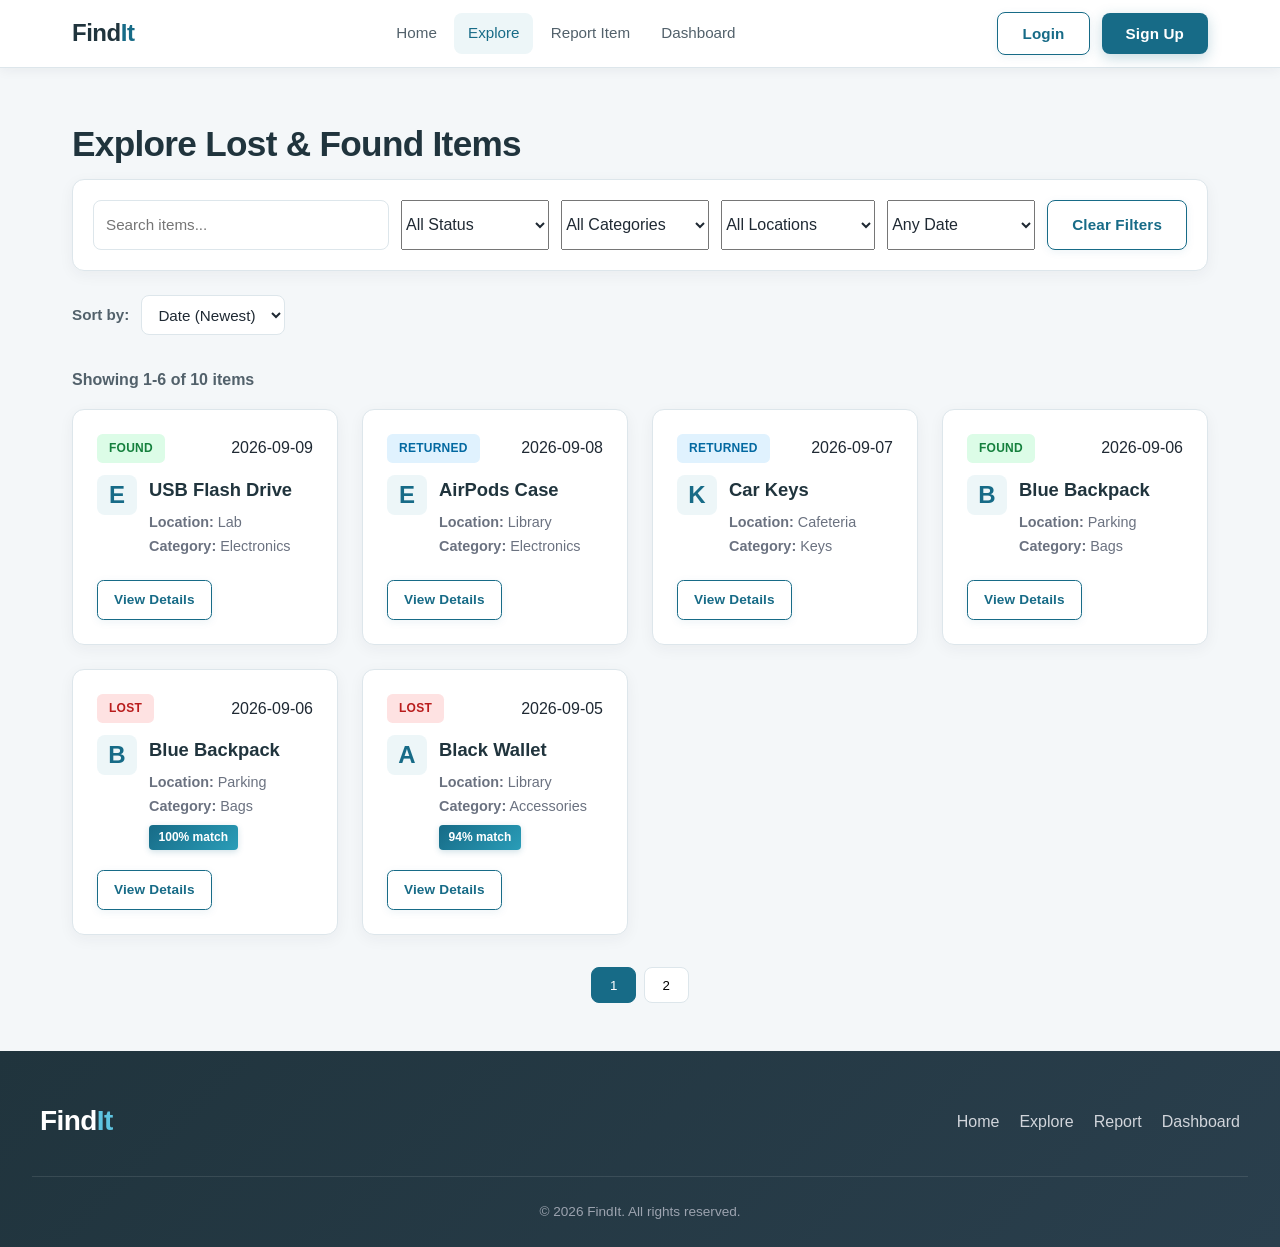
<file: details.html>
<!DOCTYPE html>
<html lang="en">
<head>
    <meta charset="UTF-8">
    <meta name="viewport" content="width=device-width, initial-scale=1.0">
    <title>Item Details — FindIt</title>
    <link rel="stylesheet" href="css/style.css">
</head>
<body>
    <nav class="navbar">
        <div class="nav-container">
            <a href="index.html" class="nav-brand"><span>Find<span class="brand-accent">It</span></span></a>
            <div class="nav-links" id="navLinks">
                <a href="index.html" class="nav-link">Home</a>
                <a href="explore.html" class="nav-link">Explore</a>
                <a href="report.html" class="nav-link">Report Item</a>
                <a href="dashboard.html" class="nav-link">Dashboard</a>
            </div>
            <div class="nav-auth" id="navAuth"></div>
            <button class="hamburger" id="hamburger"><span></span><span></span><span></span></button>
        </div>
    </nav>

    <main class="details-main">
        <div id="itemDetailsContainer">
            <p class="loading-placeholder">Loading item details...</p>
        </div>
    </main>

    <footer class="footer">
        <div class="footer-content">
            <div class="footer-brand"><span>Find<span class="brand-accent">It</span></span></div>
            <div class="footer-links"><a href="index.html">Home</a><a href="explore.html">Explore</a><a href="report.html">Report</a><a href="dashboard.html">Dashboard</a></div>
        </div>
        <div class="footer-bottom"><p>© 2026 FindIt. All rights reserved.</p></div>
    </footer>

    <div class="modal-overlay" id="authModal">
        <div class="modal auth-modal">
            <button class="modal-close" id="authModalClose">Close</button>
            <h2 id="authModalTitle">Welcome to FindIt</h2>
            <p class="modal-subtitle" id="authModalSubtitle">Sign in to report items and track your activity.</p>
            <form id="authForm">
                <div id="authNameField" style="display:none;">
                    <label for="authName">Full Name</label>
                    <input type="text" id="authName" placeholder="Enter your name">
                </div>
                <label for="authEmail">Email Address</label>
                <input type="email" id="authEmail" placeholder="you@campus.edu" required>
                <label for="authPassword">Password</label>
                <input type="password" id="authPassword" placeholder="Create a password" minlength="4" required>
                <button type="submit" class="btn btn-primary btn-block" id="authSubmitBtn">Sign In</button>
            </form>
            <p class="auth-toggle" id="authToggleText">New here? <a href="#" id="authToggleLink">Create an account</a></p>
        </div>
    </div>

    <!-- Verification Modal -->
    <div class="modal-overlay" id="verifyModal">
        <div class="modal">
            <button class="modal-close" id="verifyModalClose">Close</button>
            <h2>Ownership Verification</h2>
            <p>Before claiming this item, please answer the following questions to prove ownership.</p>
            <form id="verificationForm">
                <div class="form-group">
                    <label>What is the brand of this item?</label>
                    <input type="text" id="verifyBrand" required>
                </div>
                <div class="form-group">
                    <label>Describe a unique mark or feature.</label>
                    <input type="text" id="verifyFeature" required>
                </div>
                <button type="submit" class="btn btn-primary btn-block">Submit Claim</button>
            </form>
        </div>
    </div>

    <div class="toast-container" id="toastContainer"></div>

    <script src="js/data.js"></script>
    <script src="js/app.js"></script>
    <script src="js/details.js"></script>
</body>
</html>
</file>
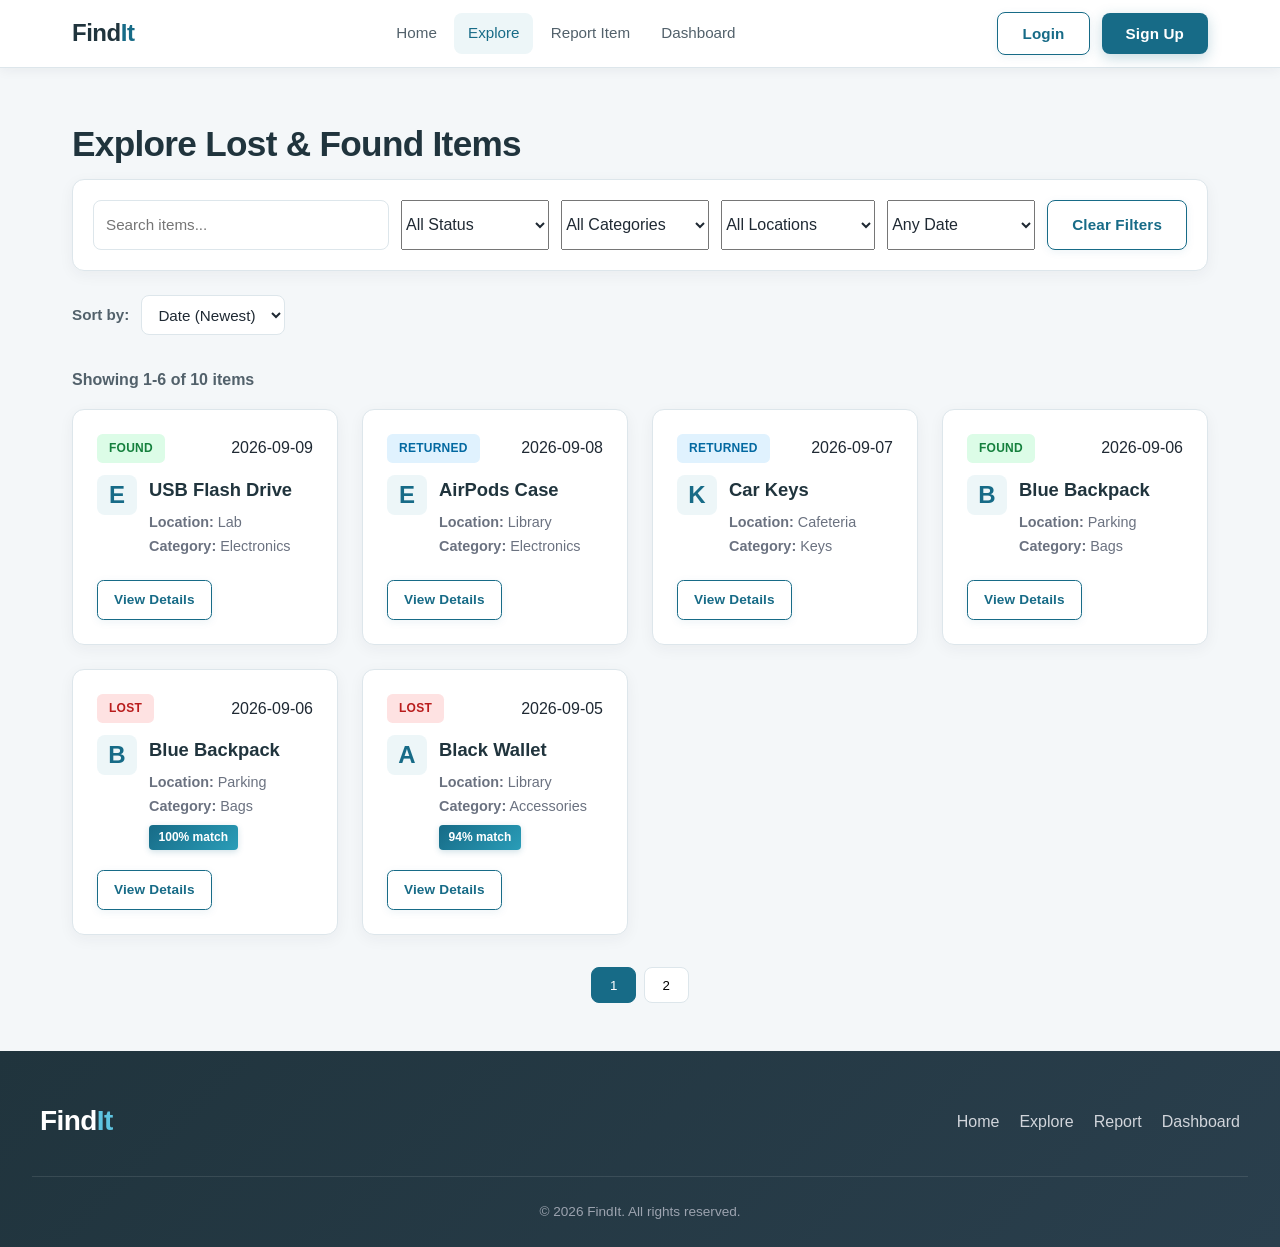
<file: explore.html>
<!DOCTYPE html>
<html lang="en">
<head>
    <meta charset="UTF-8">
    <meta name="viewport" content="width=device-width, initial-scale=1.0">
    <title>Explore — FindIt</title>
    <link rel="stylesheet" href="css/style.css">
</head>
<body>
    <nav class="navbar">
        <div class="nav-container">
            <a href="index.html" class="nav-brand"><span>Find<span class="brand-accent">It</span></span></a>
            <div class="nav-links" id="navLinks">
                <a href="index.html" class="nav-link">Home</a>
                <a href="explore.html" class="nav-link active">Explore</a>
                <a href="report.html" class="nav-link">Report Item</a>
                <a href="dashboard.html" class="nav-link">Dashboard</a>
            </div>
            <div class="nav-auth" id="navAuth"></div>
            <button class="hamburger" id="hamburger"><span></span><span></span><span></span></button>
        </div>
    </nav>

    <main class="explore-main">
        <h1 class="page-title">Explore Lost & Found Items</h1>
        <div class="filter-panel">
            <input type="text" id="searchInput" placeholder="Search items..." class="filter-search">
            <select id="statusFilter">
                <option value="all">All Status</option>
                <option value="lost">Lost</option>
                <option value="found">Found</option>
                <option value="returned">Returned</option>
            </select>
            <select id="categoryFilter">
                <option value="all">All Categories</option>
                <option value="Electronics">Electronics</option>
                <option value="Documents">Documents</option>
                <option value="Accessories">Accessories</option>
                <option value="Bags">Bags</option>
                <option value="Keys">Keys</option>
                <option value="Other">Other</option>
            </select>
            <select id="locationFilter">
                <option value="all">All Locations</option>
                <option value="Library">Library</option>
                <option value="Cafeteria">Cafeteria</option>
                <option value="Academic Building">Academic Building</option>
                <option value="Parking">Parking</option>
                <option value="Lab">Lab</option>
                <option value="Other">Other</option>
            </select>
            <select id="dateFilter">
                <option value="any">Any Date</option>
                <option value="today">Today</option>
                <option value="week">This Week</option>
                <option value="month">This Month</option>
            </select>
            <button class="btn btn-outline" id="clearFilters">Clear Filters</button>
        </div>

        <div class="sort-bar">
            <label for="sortFilter">Sort by:</label>
            <select id="sortFilter">
                <option value="date">Date (Newest)</option>
                <option value="name">Name (A–Z)</option>
                <option value="match">Match Score</option>
            </select>
        </div>

        <div class="filter-tags" id="filterTags"></div>
        <div class="results-count" id="resultsCount">Loading items...</div>
        <div class="items-grid" id="exploreGrid"><p class="loading-placeholder">Loading items...</p></div>
        <div class="pagination" id="pagination"></div>
    </main>

    <footer class="footer">
        <div class="footer-content">
            <div class="footer-brand"><span>Find<span class="brand-accent">It</span></span></div>
            <div class="footer-links"><a href="index.html">Home</a><a href="explore.html">Explore</a><a href="report.html">Report</a><a href="dashboard.html">Dashboard</a></div>
        </div>
        <div class="footer-bottom"><p>© 2026 FindIt. All rights reserved.</p></div>
    </footer>

    <div class="modal-overlay" id="authModal">
        <div class="modal auth-modal">
            <button class="modal-close" id="authModalClose">Close</button>
            <h2 id="authModalTitle">Welcome to FindIt</h2>
            <p class="modal-subtitle" id="authModalSubtitle">Sign in to report items and track your activity.</p>
            <form id="authForm">
                <div id="authNameField" style="display:none;">
                    <label for="authName">Full Name</label>
                    <input type="text" id="authName" placeholder="Enter your name">
                </div>
                <label for="authEmail">Email Address</label>
                <input type="email" id="authEmail" placeholder="you@campus.edu" required>
                <label for="authPassword">Password</label>
                <input type="password" id="authPassword" placeholder="Create a password" minlength="4" required>
                <button type="submit" class="btn btn-primary btn-block" id="authSubmitBtn">Sign In</button>
            </form>
            <p class="auth-toggle" id="authToggleText">New here? <a href="#" id="authToggleLink">Create an account</a></p>
        </div>
    </div>

    <div class="toast-container" id="toastContainer"></div>

    <script src="js/data.js"></script>
    <script src="js/app.js"></script>
    <script src="js/explore.js"></script>
</body>
</html>
</file>
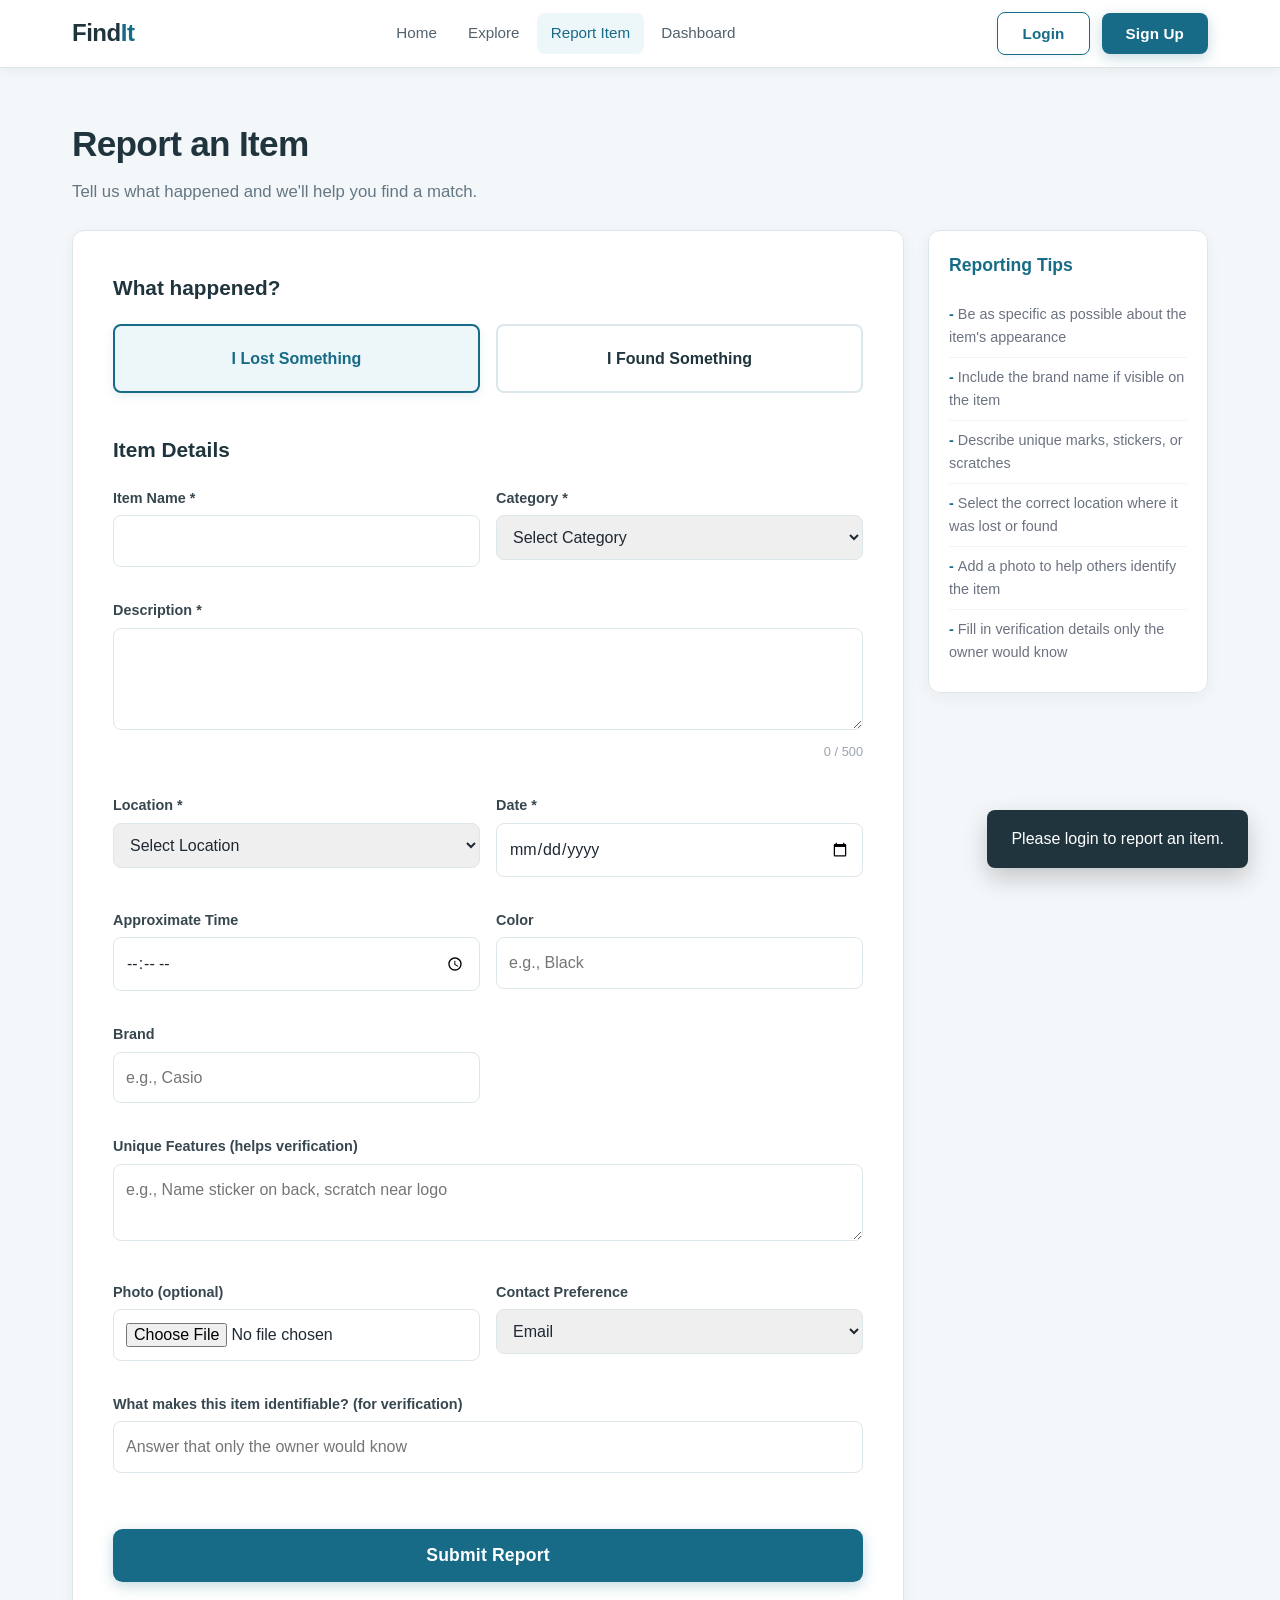
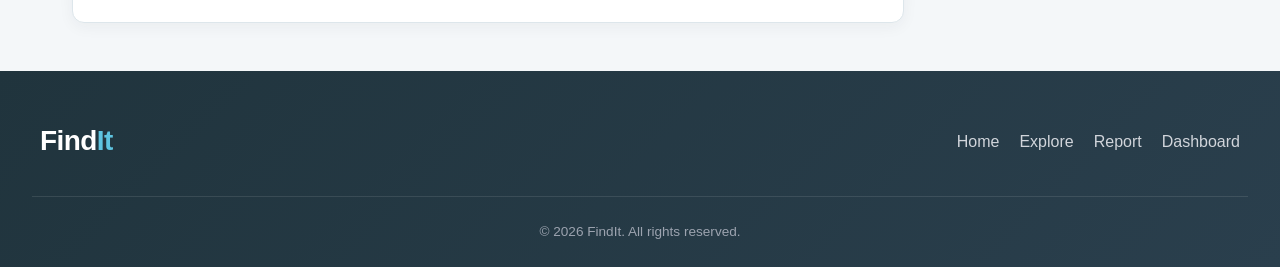
<file: report.html>
<!DOCTYPE html>
<html lang="en">
<head>
    <meta charset="UTF-8">
    <meta name="viewport" content="width=device-width, initial-scale=1.0">
    <title>Report Item — FindIt</title>
    <link rel="stylesheet" href="css/style.css">
</head>
<body>
    <nav class="navbar">
        <div class="nav-container">
            <a href="index.html" class="nav-brand"><span>Find<span class="brand-accent">It</span></span></a>
            <div class="nav-links" id="navLinks">
                <a href="index.html" class="nav-link">Home</a>
                <a href="explore.html" class="nav-link">Explore</a>
                <a href="report.html" class="nav-link active">Report Item</a>
                <a href="dashboard.html" class="nav-link">Dashboard</a>
            </div>
            <div class="nav-auth" id="navAuth"></div>
            <button class="hamburger" id="hamburger"><span></span><span></span><span></span></button>
        </div>
    </nav>

    <main class="report-main">
        <h1 class="page-title">Report an Item</h1>
        <p class="page-subtitle">Tell us what happened and we'll help you find a match.</p>
        <div class="report-layout">
        <form id="reportForm" class="report-form">
            <div class="form-section">
                <h2>What happened?</h2>
                <div class="radio-group">
                    <label class="radio-card">
                        <input type="radio" name="reportType" value="lost" id="lostRadio" checked>
                        <span class="radio-content">I Lost Something</span>
                    </label>
                    <label class="radio-card">
                        <input type="radio" name="reportType" value="found" id="foundRadio">
                        <span class="radio-content">I Found Something</span>
                    </label>
                </div>
            </div>

            <div class="form-section">
                <h2>Item Details</h2>
                <div class="form-grid">
                    <div class="form-group">
                        <label for="itemName">Item Name *</label>
                        <input type="text" id="itemName" required>
                        <span class="form-error">This field is required.</span>
                    </div>
                    <div class="form-group">
                        <label for="category">Category *</label>
                        <select id="category" required>
                            <option value="">Select Category</option>
                            <option value="Electronics">Electronics</option>
                            <option value="Documents">Documents</option>
                            <option value="Accessories">Accessories</option>
                            <option value="Bags">Bags</option>
                            <option value="Keys">Keys</option>
                            <option value="Other">Other</option>
                        </select>
                        <span class="form-error">This field is required.</span>
                    </div>
                    <div class="form-group full-width">
                        <label for="description">Description *</label>
                        <textarea id="description" rows="3" required maxlength="500"></textarea>
                        <div class="char-counter" id="charCount">0 / 500</div>
                        <span class="form-error">This field is required.</span>
                    </div>
                    <div class="form-group">
                        <label for="location">Location *</label>
                        <select id="location" required>
                            <option value="">Select Location</option>
                            <option value="Library">Library</option>
                            <option value="Cafeteria">Cafeteria</option>
                            <option value="Academic Building">Academic Building</option>
                            <option value="Parking">Parking</option>
                            <option value="Lab">Lab</option>
                            <option value="Other">Other</option>
                        </select>
                        <span class="form-error">This field is required.</span>
                    </div>
                    <div class="form-group">
                        <label for="date">Date *</label>
                        <input type="date" id="date" required>
                        <span class="form-error">This field is required.</span>
                    </div>
                    <div class="form-group">
                        <label for="time">Approximate Time</label>
                        <input type="time" id="time">
                    </div>
                    <div class="form-group">
                        <label for="color">Color</label>
                        <input type="text" id="color" placeholder="e.g., Black">
                    </div>
                    <div class="form-group">
                        <label for="brand">Brand</label>
                        <input type="text" id="brand" placeholder="e.g., Casio">
                    </div>
                    <div class="form-group full-width">
                        <label for="uniqueFeatures">Unique Features (helps verification)</label>
                        <textarea id="uniqueFeatures" rows="2" placeholder="e.g., Name sticker on back, scratch near logo"></textarea>
                    </div>
                    <div class="form-group">
                        <label for="photo">Photo (optional)</label>
                        <input type="file" id="photo" accept="image/*">
                        <img id="photoPreview" class="photo-preview" alt="Photo preview">
                    </div>
                    <div class="form-group">
                        <label for="contactPref">Contact Preference</label>
                        <select id="contactPref">
                            <option value="email">Email</option>
                            <option value="message">In-app Message</option>
                        </select>
                    </div>
                    <div class="form-group full-width">
                        <label for="identifiable">What makes this item identifiable? (for verification)</label>
                        <input type="text" id="identifiable" placeholder="Answer that only the owner would know">
                    </div>
                </div>
            </div>

            <button type="submit" class="btn btn-primary btn-lg btn-block">Submit Report</button>
        </form>

        <aside class="tips-sidebar">
            <h3>Reporting Tips</h3>
            <ul>
                <li>Be as specific as possible about the item's appearance</li>
                <li>Include the brand name if visible on the item</li>
                <li>Describe unique marks, stickers, or scratches</li>
                <li>Select the correct location where it was lost or found</li>
                <li>Add a photo to help others identify the item</li>
                <li>Fill in verification details only the owner would know</li>
            </ul>
        </aside>
        </div>
    </main>

    <footer class="footer">
        <div class="footer-content">
            <div class="footer-brand"><span>Find<span class="brand-accent">It</span></span></div>
            <div class="footer-links"><a href="index.html">Home</a><a href="explore.html">Explore</a><a href="report.html">Report</a><a href="dashboard.html">Dashboard</a></div>
        </div>
        <div class="footer-bottom"><p>© 2026 FindIt. All rights reserved.</p></div>
    </footer>

    <div class="modal-overlay" id="authModal">
        <div class="modal auth-modal">
            <button class="modal-close" id="authModalClose">Close</button>
            <h2 id="authModalTitle">Welcome to FindIt</h2>
            <p class="modal-subtitle" id="authModalSubtitle">Sign in to report items and track your activity.</p>
            <form id="authForm">
                <div id="authNameField" style="display:none;">
                    <label for="authName">Full Name</label>
                    <input type="text" id="authName" placeholder="Enter your name">
                </div>
                <label for="authEmail">Email Address</label>
                <input type="email" id="authEmail" placeholder="you@campus.edu" required>
                <label for="authPassword">Password</label>
                <input type="password" id="authPassword" placeholder="Create a password" minlength="4" required>
                <button type="submit" class="btn btn-primary btn-block" id="authSubmitBtn">Sign In</button>
            </form>
            <p class="auth-toggle" id="authToggleText">New here? <a href="#" id="authToggleLink">Create an account</a></p>
        </div>
    </div>

    <div class="toast-container" id="toastContainer"></div>

    <script src="js/data.js"></script>
    <script src="js/app.js"></script>
    <script src="js/report.js"></script>
</body>
</html>
</file>
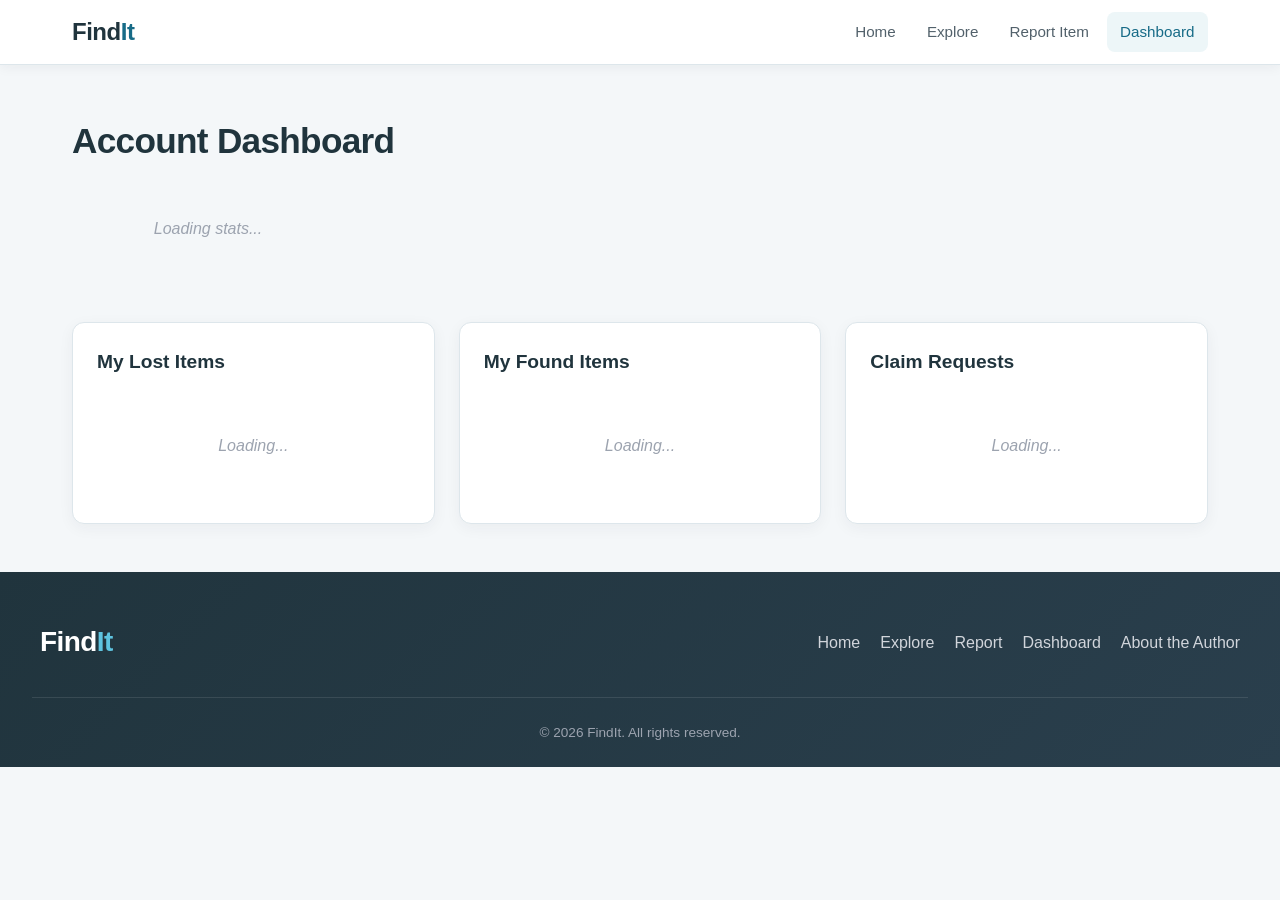
<file: lab_project/dashboard.html>
<!DOCTYPE html>
<html lang="en">
<head>
    <meta charset="UTF-8">
    <meta name="viewport" content="width=device-width, initial-scale=1.0">
    <title>Dashboard — FindIt</title>
    <link rel="stylesheet" href="css/style.css">
</head>
<body>
    <nav class="navbar">
        <div class="nav-container">
            <a href="index.html" class="nav-brand"><span>Find<span class="brand-accent">It</span></span></a>
            <div class="nav-links" id="navLinks">
                <a href="index.html" class="nav-link">Home</a>
                <a href="explore.html" class="nav-link">Explore</a>
                <a href="report.html" class="nav-link">Report Item</a>
                <a href="dashboard.html" class="nav-link active">Dashboard</a>
            </div>
            <button class="hamburger" id="hamburger"><span></span><span></span><span></span></button>
        </div>
    </nav>

    <main class="dashboard-main">
        <h1 class="page-title">Account Dashboard</h1>
        <div class="dashboard-stats" id="dashboardStats"><p class="loading-placeholder">Loading stats...</p></div>
        <div class="dashboard-sections">
            <div class="dashboard-column">
                <h2>My Lost Items</h2>
                <div id="myLostItems"><p class="loading-placeholder">Loading...</p></div>
            </div>
            <div class="dashboard-column">
                <h2>My Found Items</h2>
                <div id="myFoundItems"><p class="loading-placeholder">Loading...</p></div>
            </div>
            <div class="dashboard-column">
                <h2>Claim Requests</h2>
                <div id="claimRequests"><p class="loading-placeholder">Loading...</p></div>
            </div>
        </div>
    </main>

    <footer class="footer">
        <div class="footer-content">
            <div class="footer-brand"><span>Find<span class="brand-accent">It</span></span></div>
            <div class="footer-links"><a href="index.html">Home</a><a href="explore.html">Explore</a><a href="report.html">Report</a><a href="dashboard.html">Dashboard</a><a href="https://abidhasan27.me" target="_blank">About the Author</a></div>
        </div>
        <div class="footer-bottom"><p>© 2026 FindIt. All rights reserved.</p></div>
    </footer>


</body>
</html>
</file>
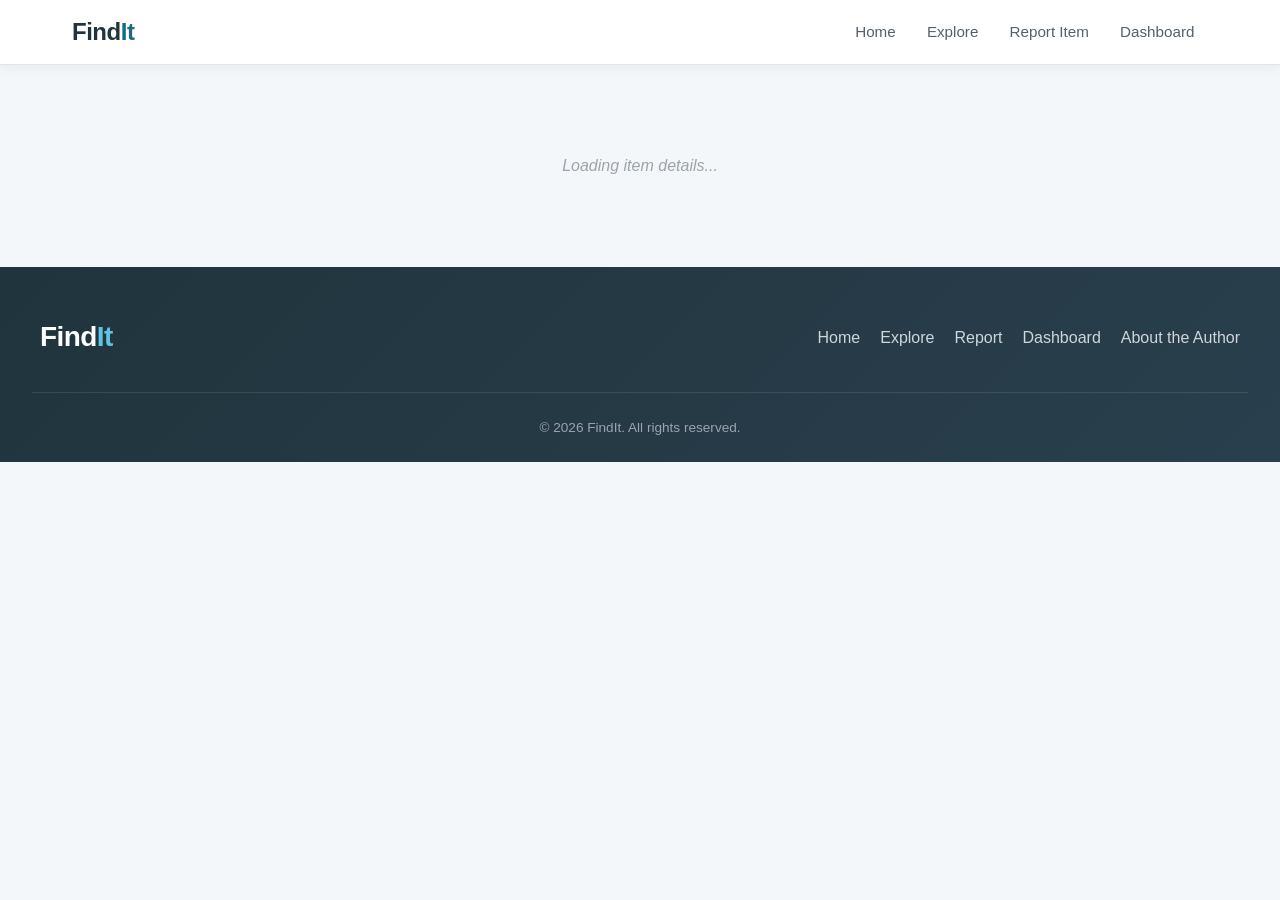
<file: lab_project/details.html>
<!DOCTYPE html>
<html lang="en">
<head>
    <meta charset="UTF-8">
    <meta name="viewport" content="width=device-width, initial-scale=1.0">
    <title>Item Details — FindIt</title>
    <link rel="stylesheet" href="css/style.css">
</head>
<body>
    <nav class="navbar">
        <div class="nav-container">
            <a href="index.html" class="nav-brand"><span>Find<span class="brand-accent">It</span></span></a>
            <div class="nav-links" id="navLinks">
                <a href="index.html" class="nav-link">Home</a>
                <a href="explore.html" class="nav-link">Explore</a>
                <a href="report.html" class="nav-link">Report Item</a>
                <a href="dashboard.html" class="nav-link">Dashboard</a>
            </div>
            <button class="hamburger" id="hamburger"><span></span><span></span><span></span></button>
        </div>
    </nav>

    <main class="details-main">
        <div id="itemDetailsContainer">
            <p class="loading-placeholder">Loading item details...</p>
        </div>
    </main>

    <footer class="footer">
        <div class="footer-content">
            <div class="footer-brand"><span>Find<span class="brand-accent">It</span></span></div>
            <div class="footer-links"><a href="index.html">Home</a><a href="explore.html">Explore</a><a href="report.html">Report</a><a href="dashboard.html">Dashboard</a><a href="https://abidhasan27.me" target="_blank">About the Author</a></div>
        </div>
        <div class="footer-bottom"><p>© 2026 FindIt. All rights reserved.</p></div>
    </footer>

</body>
</html>
</file>
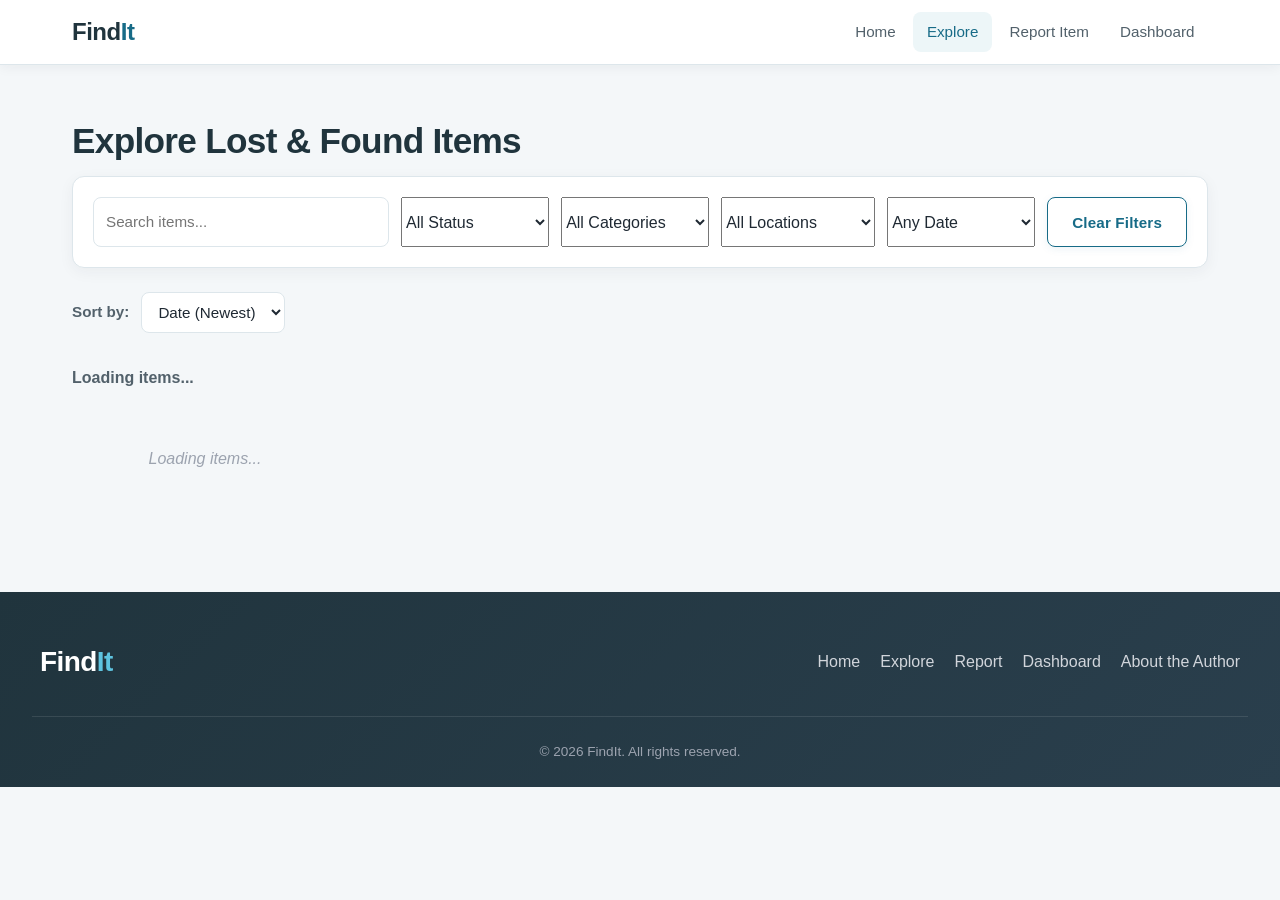
<file: lab_project/explore.html>
<!DOCTYPE html>
<html lang="en">
<head>
    <meta charset="UTF-8">
    <meta name="viewport" content="width=device-width, initial-scale=1.0">
    <title>Explore — FindIt</title>
    <link rel="stylesheet" href="css/style.css">
</head>
<body>
    <nav class="navbar">
        <div class="nav-container">
            <a href="index.html" class="nav-brand"><span>Find<span class="brand-accent">It</span></span></a>
            <div class="nav-links" id="navLinks">
                <a href="index.html" class="nav-link">Home</a>
                <a href="explore.html" class="nav-link active">Explore</a>
                <a href="report.html" class="nav-link">Report Item</a>
                <a href="dashboard.html" class="nav-link">Dashboard</a>
            </div>
            <button class="hamburger" id="hamburger"><span></span><span></span><span></span></button>
        </div>
    </nav>

    <main class="explore-main">
        <h1 class="page-title">Explore Lost & Found Items</h1>
        <div class="filter-panel">
            <input type="text" id="searchInput" placeholder="Search items..." class="filter-search">
            <select id="statusFilter">
                <option value="all">All Status</option>
                <option value="lost">Lost</option>
                <option value="found">Found</option>
                <option value="returned">Returned</option>
            </select>
            <select id="categoryFilter">
                <option value="all">All Categories</option>
                <option value="Electronics">Electronics</option>
                <option value="Documents">Documents</option>
                <option value="Accessories">Accessories</option>
                <option value="Bags">Bags</option>
                <option value="Keys">Keys</option>
                <option value="Other">Other</option>
            </select>
            <select id="locationFilter">
                <option value="all">All Locations</option>
                <option value="Library">Library</option>
                <option value="Cafeteria">Cafeteria</option>
                <option value="Academic Building">Academic Building</option>
                <option value="Parking">Parking</option>
                <option value="Lab">Lab</option>
                <option value="Other">Other</option>
            </select>
            <select id="dateFilter">
                <option value="any">Any Date</option>
                <option value="today">Today</option>
                <option value="week">This Week</option>
                <option value="month">This Month</option>
            </select>
            <button class="btn btn-outline" id="clearFilters">Clear Filters</button>
        </div>

        <div class="sort-bar">
            <label for="sortFilter">Sort by:</label>
            <select id="sortFilter">
                <option value="date">Date (Newest)</option>
                <option value="name">Name (A–Z)</option>
                <option value="match">Match Score</option>
            </select>
        </div>

        <div class="filter-tags" id="filterTags"></div>
        <div class="results-count" id="resultsCount">Loading items...</div>
        <div class="items-grid" id="exploreGrid"><p class="loading-placeholder">Loading items...</p></div>
        <div class="pagination" id="pagination"></div>
    </main>

    <footer class="footer">
        <div class="footer-content">
            <div class="footer-brand"><span>Find<span class="brand-accent">It</span></span></div>
            <div class="footer-links"><a href="index.html">Home</a><a href="explore.html">Explore</a><a href="report.html">Report</a><a href="dashboard.html">Dashboard</a><a href="https://abidhasan27.me" target="_blank">About the Author</a></div>
        </div>
        <div class="footer-bottom"><p>© 2026 FindIt. All rights reserved.</p></div>
    </footer>


</body>
</html>
</file>
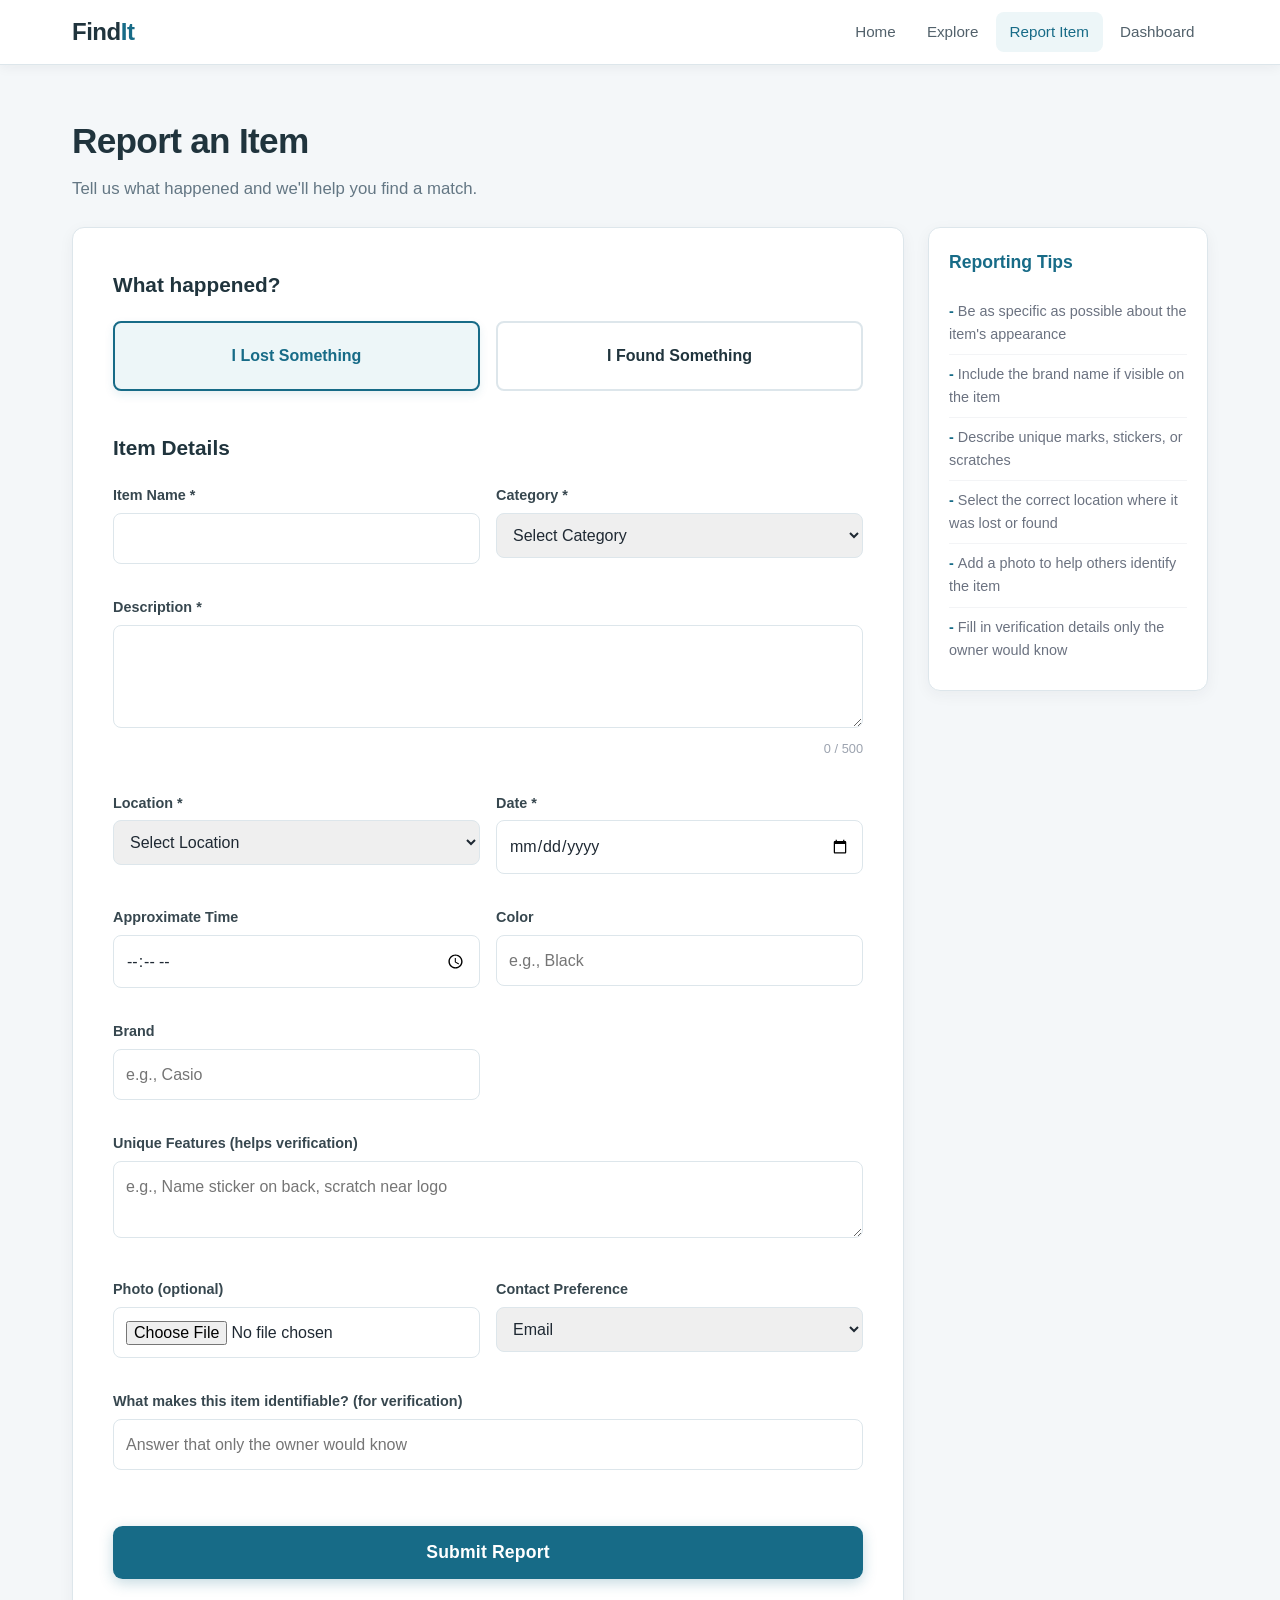
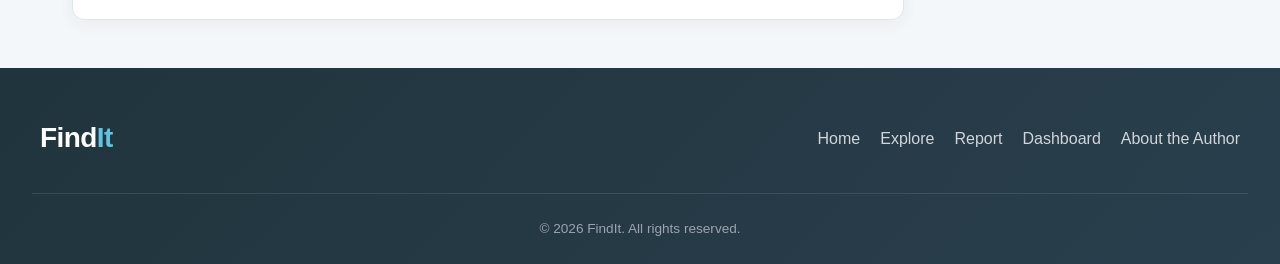
<file: lab_project/report.html>
<!DOCTYPE html>
<html lang="en">
<head>
    <meta charset="UTF-8">
    <meta name="viewport" content="width=device-width, initial-scale=1.0">
    <title>Report Item — FindIt</title>
    <link rel="stylesheet" href="css/style.css">
</head>
<body>
    <nav class="navbar">
        <div class="nav-container">
            <a href="index.html" class="nav-brand"><span>Find<span class="brand-accent">It</span></span></a>
            <div class="nav-links" id="navLinks">
                <a href="index.html" class="nav-link">Home</a>
                <a href="explore.html" class="nav-link">Explore</a>
                <a href="report.html" class="nav-link active">Report Item</a>
                <a href="dashboard.html" class="nav-link">Dashboard</a>
            </div>
            <button class="hamburger" id="hamburger"><span></span><span></span><span></span></button>
        </div>
    </nav>

    <main class="report-main">
        <h1 class="page-title">Report an Item</h1>
        <p class="page-subtitle">Tell us what happened and we'll help you find a match.</p>
        <div class="report-layout">
        <form id="reportForm" class="report-form">
            <div class="form-section">
                <h2>What happened?</h2>
                <div class="radio-group">
                    <label class="radio-card">
                        <input type="radio" name="reportType" value="lost" id="lostRadio" checked>
                        <span class="radio-content">I Lost Something</span>
                    </label>
                    <label class="radio-card">
                        <input type="radio" name="reportType" value="found" id="foundRadio">
                        <span class="radio-content">I Found Something</span>
                    </label>
                </div>
            </div>

            <div class="form-section">
                <h2>Item Details</h2>
                <div class="form-grid">
                    <div class="form-group">
                        <label for="itemName">Item Name *</label>
                        <input type="text" id="itemName" required>
                        <span class="form-error">This field is required.</span>
                    </div>
                    <div class="form-group">
                        <label for="category">Category *</label>
                        <select id="category" required>
                            <option value="">Select Category</option>
                            <option value="Electronics">Electronics</option>
                            <option value="Documents">Documents</option>
                            <option value="Accessories">Accessories</option>
                            <option value="Bags">Bags</option>
                            <option value="Keys">Keys</option>
                            <option value="Other">Other</option>
                        </select>
                        <span class="form-error">This field is required.</span>
                    </div>
                    <div class="form-group full-width">
                        <label for="description">Description *</label>
                        <textarea id="description" rows="3" required maxlength="500"></textarea>
                        <div class="char-counter" id="charCount">0 / 500</div>
                        <span class="form-error">This field is required.</span>
                    </div>
                    <div class="form-group">
                        <label for="location">Location *</label>
                        <select id="location" required>
                            <option value="">Select Location</option>
                            <option value="Library">Library</option>
                            <option value="Cafeteria">Cafeteria</option>
                            <option value="Academic Building">Academic Building</option>
                            <option value="Parking">Parking</option>
                            <option value="Lab">Lab</option>
                            <option value="Other">Other</option>
                        </select>
                        <span class="form-error">This field is required.</span>
                    </div>
                    <div class="form-group">
                        <label for="date">Date *</label>
                        <input type="date" id="date" required>
                        <span class="form-error">This field is required.</span>
                    </div>
                    <div class="form-group">
                        <label for="time">Approximate Time</label>
                        <input type="time" id="time">
                    </div>
                    <div class="form-group">
                        <label for="color">Color</label>
                        <input type="text" id="color" placeholder="e.g., Black">
                    </div>
                    <div class="form-group">
                        <label for="brand">Brand</label>
                        <input type="text" id="brand" placeholder="e.g., Casio">
                    </div>
                    <div class="form-group full-width">
                        <label for="uniqueFeatures">Unique Features (helps verification)</label>
                        <textarea id="uniqueFeatures" rows="2" placeholder="e.g., Name sticker on back, scratch near logo"></textarea>
                    </div>
                    <div class="form-group">
                        <label for="photo">Photo (optional)</label>
                        <input type="file" id="photo" accept="image/*">
                        <img id="photoPreview" class="photo-preview" alt="Photo preview">
                    </div>
                    <div class="form-group">
                        <label for="contactPref">Contact Preference</label>
                        <select id="contactPref">
                            <option value="email">Email</option>
                            <option value="message">In-app Message</option>
                        </select>
                    </div>
                    <div class="form-group full-width">
                        <label for="identifiable">What makes this item identifiable? (for verification)</label>
                        <input type="text" id="identifiable" placeholder="Answer that only the owner would know">
                    </div>
                </div>
            </div>

            <button type="submit" class="btn btn-primary btn-lg btn-block">Submit Report</button>
        </form>

        <aside class="tips-sidebar">
            <h3>Reporting Tips</h3>
            <ul>
                <li>Be as specific as possible about the item's appearance</li>
                <li>Include the brand name if visible on the item</li>
                <li>Describe unique marks, stickers, or scratches</li>
                <li>Select the correct location where it was lost or found</li>
                <li>Add a photo to help others identify the item</li>
                <li>Fill in verification details only the owner would know</li>
            </ul>
        </aside>
        </div>
    </main>

    <footer class="footer">
        <div class="footer-content">
            <div class="footer-brand"><span>Find<span class="brand-accent">It</span></span></div>
            <div class="footer-links"><a href="index.html">Home</a><a href="explore.html">Explore</a><a href="report.html">Report</a><a href="dashboard.html">Dashboard</a><a href="https://abidhasan27.me" target="_blank">About the Author</a></div>
        </div>
        <div class="footer-bottom"><p>© 2026 FindIt. All rights reserved.</p></div>
    </footer>


</body>
</html>
</file>
<file: css/style.css>
/* ===== GLOBAL ===== */
* {
  margin: 0;
  padding: 0;
  box-sizing: border-box;
}

body {
  font-family: "Segoe UI", Arial, sans-serif;
  background-color: #f4f7f9;
  color: #1f2933;
  line-height: 1.6;
}

a {
  text-decoration: none;
  color: inherit;
}

input,
select,
textarea {
  font: inherit;
  color: inherit;
}

input:focus,
select:focus,
textarea:focus {
  outline: 2px solid rgba(23, 107, 135, 0.25);
  border-color: #176b87;
  box-shadow: 0 0 0 3px rgba(23, 107, 135, 0.08);
}

/* ===== BUTTONS ===== */
.btn {
  display: inline-block;
  padding: 0.75rem 1.5rem;
  border-radius: 0.5rem;
  font-weight: 600;
  cursor: pointer;
  border: none;
  transition: all 0.25s ease;
  font-size: 0.95rem;
  letter-spacing: 0.01em;
}

.btn-primary {
  background-color: #176b87;
  color: #fff;
  box-shadow: 0 4px 14px rgba(23, 107, 135, 0.25);
}
.btn-primary:hover {
  background-color: #12576d;
  transform: translateY(-2px);
  box-shadow: 0 6px 20px rgba(23, 107, 135, 0.35);
}

.btn-secondary {
  background-color: #fff;
  color: #176b87;
  border: 1.5px solid #176b87;
  box-shadow: 0 2px 8px rgba(23, 107, 135, 0.08);
}
.btn-secondary:hover {
  background-color: #edf6f8;
  transform: translateY(-2px);
  box-shadow: 0 4px 12px rgba(23, 107, 135, 0.15);
}

.btn-outline {
  background-color: transparent;
  border: 1.5px solid #176b87;
  color: #176b87;
  box-shadow: 0 2px 8px rgba(23, 107, 135, 0.08);
}
.btn-outline:hover {
  background-color: #edf6f8;
  transform: translateY(-2px);
  box-shadow: 0 4px 12px rgba(23, 107, 135, 0.15);
}

.btn-lg {
  padding: 1rem 2.25rem;
  font-size: 1.1rem;
  border-radius: 0.6rem;
}

.btn-block {
  display: block;
  width: 100%;
}

.btn-search {
  background-color: #176b87;
  color: white;
  border-radius: 0 0.5rem 0.5rem 0;
  padding: 0.75rem 1.25rem;
  font-weight: 600;
  border: none;
  transition: background-color 0.2s;
}
.btn-search:hover {
  background-color: #12576d;
}

.btn-sm {
  padding: 0.35rem 0.75rem;
  font-size: 0.8rem;
  border-radius: 0.35rem;
}

/* ===== NAVBAR ===== */
.navbar {
  background-color: #ffffff;
  border-bottom: 1px solid #dde6eb;
  position: sticky;
  top: 0;
  z-index: 100;
  box-shadow: 0 2px 12px rgba(31, 41, 51, 0.06);
}

.nav-container {
  display: flex;
  justify-content: space-between;
  align-items: center;
  max-width: 1200px;
  margin: 0 auto;
  padding: 0.75rem 2rem;
}

.nav-brand {
  font-size: 1.5rem;
  font-weight: 800;
  color: #20343d;
  letter-spacing: -0.02em;
}
.nav-brand .brand-accent {
  color: #176b87;
}

.nav-links {
  display: flex;
  gap: 0.25rem;
}

.nav-link {
  font-weight: 500;
  color: #52616b;
  padding: 0.5rem 0.85rem;
  border-radius: 0.5rem;
  transition: all 0.2s ease;
  font-size: 0.95rem;
}
.nav-link:hover, .nav-link.active {
  background-color: #edf6f8;
  color: #176b87;
}

.nav-auth {
  display: flex;
  align-items: center;
  gap: 0.75rem;
}

.hamburger {
  display: none;
  flex-direction: column;
  cursor: pointer;
  background: none;
  border: none;
  gap: 4px;
  padding: 0.25rem;
}
.hamburger span {
  width: 24px;
  height: 3px;
  background-color: #20343d;
  border-radius: 2px;
  transition: all 0.2s;
}

/* ===== HERO ===== */
.hero {
  position: relative;
  background: linear-gradient(135deg, #eaf3f5 0%, #dde8ec 100%);
  padding: 5rem 2rem;
  overflow: hidden;
}
.hero-bg-pattern {
  position: absolute;
  top: 0;
  left: 0;
  width: 100%;
  height: 100%;
  background-image: linear-gradient(90deg, rgba(23,107,135,0.06) 1px, transparent 1px), linear-gradient(rgba(23,107,135,0.06) 1px, transparent 1px);
  background-size: 40px 40px;
  z-index: 1;
  opacity: 0.7;
}
.hero-content {
  position: relative;
  z-index: 2;
  max-width: 800px;
  margin: 0 auto;
  text-align: center;
  animation: fadeUp 0.8s ease-out;
}
@keyframes fadeUp {
  from { opacity: 0; transform: translateY(20px); }
  to { opacity: 1; transform: translateY(0); }
}
.hero-title {
  font-size: 3.2rem;
  font-weight: 800;
  line-height: 1.15;
  margin-bottom: 1.25rem;
  color: #20343d;
  letter-spacing: -0.03em;
}
.hero-highlight {
  color: #176b87;
}
.hero-subtitle {
  font-size: 1.25rem;
  color: #52616b;
  margin-bottom: 2.5rem;
  max-width: 600px;
  margin-left: auto;
  margin-right: auto;
}
.hero-buttons {
  display: flex;
  gap: 1rem;
  justify-content: center;
  margin-bottom: 2.5rem;
  flex-wrap: wrap;
}
.hero-search {
  display: flex;
  max-width: 520px;
  margin: 0 auto;
  box-shadow: 0 4px 20px rgba(31, 41, 51, 0.1);
  border-radius: 0.5rem;
  overflow: hidden;
}
.hero-search-input {
  flex: 1;
  padding: 1rem 1.25rem;
  border: none;
  border-right: 1px solid #dde6eb;
  font-size: 1rem;
  outline: none;
  background: #fff;
}
.hero-search-input:focus {
  background: #f8fafb;
}

/* ===== STATS ===== */
.stats-banner {
  background-color: #176b87;
  color: white;
  padding: 2.5rem 2rem;
  box-shadow: 0 4px 20px rgba(23, 107, 135, 0.2);
}
.stats-container {
  display: grid;
  grid-template-columns: repeat(4, 1fr);
  gap: 2rem;
  max-width: 1000px;
  margin: 0 auto;
  text-align: center;
}
.stat-card {
  background: rgba(255,255,255,0.08);
  border-radius: 0.75rem;
  padding: 1.5rem 1rem;
  backdrop-filter: blur(4px);
  border: 1px solid rgba(255,255,255,0.1);
  transition: transform 0.2s;
}
.stat-card:hover {
  transform: translateY(-3px);
  background: rgba(255,255,255,0.12);
}
.stat-number {
  font-size: 2.8rem;
  font-weight: 800;
  line-height: 1;
  margin-bottom: 0.25rem;
  color: #fff;
}
.stat-label {
  font-size: 0.95rem;
  opacity: 0.9;
  font-weight: 500;
}

/* ===== HOW IT WORKS ===== */
.how-it-works {
  padding: 4rem 2rem;
  max-width: 1200px;
  margin: 0 auto;
}
.section-title {
  text-align: center;
  font-size: 2.2rem;
  font-weight: 800;
  margin-bottom: 0.5rem;
  color: #20343d;
  letter-spacing: -0.02em;
}
.section-subtitle {
  text-align: center;
  color: #6b7280;
  margin-bottom: 3rem;
  font-size: 1.05rem;
}

.page-title {
  margin-bottom: 0.4rem;
  font-size: 2.2rem;
  font-weight: 800;
  color: #20343d;
  letter-spacing: -0.02em;
}

.page-subtitle {
  margin-bottom: 1.5rem;
  color: #647784;
  font-size: 1.05rem;
}

.steps-grid {
  display: grid;
  grid-template-columns: repeat(4, 1fr);
  gap: 1.5rem;
}
.step-card {
  background: white;
  padding: 2rem 1.5rem;
  border: 1px solid #dde6eb;
  border-radius: 0.75rem;
  text-align: center;
  box-shadow: 0 4px 15px rgba(31,41,51,0.05);
  transition: all 0.25s ease;
}
.step-card:hover {
  transform: translateY(-5px);
  box-shadow: 0 12px 30px rgba(31,41,51,0.1);
  border-color: #b9d4de;
}
.step-number {
  font-size: 1.75rem;
  font-weight: 800;
  color: #176b87;
  margin-bottom: 0.75rem;
}
.step-icon {
  color: #176b87;
  font-size: 1.25rem;
  font-weight: 700;
  margin-bottom: 1rem;
}
.step-card h3 {
  margin-bottom: 0.5rem;
  font-size: 1.15rem;
  color: #20343d;
}
.step-card p {
  color: #6b7280;
  font-size: 0.9rem;
  line-height: 1.5;
}

/* ===== CATEGORY CHIPS ===== */
.category-section {
  padding: 3rem 2rem;
  max-width: 1200px;
  margin: 0 auto;
  background: white;
  border-top: 1px solid #dde6eb;
  border-bottom: 1px solid #dde6eb;
}
.category-chips {
  display: flex;
  flex-wrap: wrap;
  gap: 0.75rem;
  justify-content: center;
}
.category-chip {
  padding: 0.6rem 1.25rem;
  background: #edf6f8;
  border: 1.5px solid #b9d4de;
  border-radius: 2rem;
  font-weight: 600;
  color: #176b87;
  cursor: pointer;
  transition: all 0.2s ease;
  font-size: 0.95rem;
}
.category-chip:hover {
  background: #176b87;
  color: white;
  border-color: #176b87;
  transform: translateY(-2px);
  box-shadow: 0 4px 10px rgba(23, 107, 135, 0.2);
}

/* ===== RECENT ITEMS ===== */
.recent-section {
  padding: 4rem 2rem;
  max-width: 1200px;
  margin: 0 auto;
}
.items-grid {
  display: grid;
  grid-template-columns: repeat(auto-fill, minmax(260px, 1fr));
  gap: 1.5rem;
}
.item-card {
  background: white;
  border: 1px solid #dde6eb;
  border-radius: 0.75rem;
  padding: 1.5rem;
  box-shadow: 0 4px 15px rgba(31,41,51,0.05);
  transition: all 0.25s ease;
}
.item-card:hover {
  border-color: #b9d4de;
  transform: translateY(-4px);
  box-shadow: 0 12px 30px rgba(31,41,51,0.1);
}
.item-card-header {
  display: flex;
  justify-content: space-between;
  align-items: center;
  margin-bottom: 0.75rem;
}
.item-type {
  padding: 0.3rem 0.75rem;
  border-radius: 0.35rem;
  font-size: 0.75rem;
  font-weight: 700;
  letter-spacing: 0.02em;
}
.item-type.lost { background: #fee2e2; color: #b91c1c; }
.item-type.found { background: #dcfce7; color: #15803d; }
.item-type.returned { background: #e0f2fe; color: #0369a1; }
.item-card h3 {
  margin-bottom: 0.5rem;
  font-size: 1.15rem;
  color: #20343d;
}
.item-card p {
  color: #6b7280;
  font-size: 0.9rem;
  margin-bottom: 0.25rem;
  line-height: 1.4;
}
.item-card .btn {
  margin-top: 0.75rem;
  font-size: 0.85rem;
  padding: 0.5rem 1rem;
  border-radius: 0.4rem;
}

/* ===== LOCATION CHART ===== */
.location-section {
  padding: 4rem 2rem;
  background-color: #eaf0f2;
}
.chart-container {
  max-width: 800px;
  margin: 0 auto;
  background: white;
  padding: 2rem;
  border: 1px solid #dde6eb;
  border-radius: 0.75rem;
  box-shadow: 0 4px 15px rgba(31,41,51,0.05);
}
.chart-bar {
  display: flex;
  align-items: center;
  margin-bottom: 1rem;
}
.chart-label {
  width: 160px;
  font-weight: 600;
  color: #20343d;
  font-size: 0.95rem;
}
.chart-track {
  flex: 1;
  background: #f3f4f6;
  height: 32px;
  border-radius: 0.5rem;
  margin-right: 1rem;
  position: relative;
  overflow: hidden;
}
.chart-fill {
  height: 100%;
  background: linear-gradient(90deg, #176b87, #2a9db8);
  border-radius: 0.5rem;
  color: white;
  display: flex;
  align-items: center;
  justify-content: flex-end;
  padding-right: 0.75rem;
  font-size: 0.85rem;
  font-weight: 700;
  min-width: 50px;
  transition: width 0.5s ease;
}

/* ===== SUCCESS STORIES ===== */
.success-section {
  padding: 4rem 2rem;
  max-width: 1200px;
  margin: 0 auto;
}
.success-stories {
  display: grid;
  grid-template-columns: repeat(auto-fill, minmax(320px, 1fr));
  gap: 1.5rem;
}
.success-card {
  background: white;
  padding: 1.75rem;
  border: 1px solid #dde6eb;
  border-radius: 0.75rem;
  box-shadow: 0 4px 15px rgba(31,41,51,0.05);
  border-left: 5px solid #10b981;
  transition: all 0.25s ease;
}
.success-card:hover {
  transform: translateY(-3px);
  box-shadow: 0 12px 30px rgba(31,41,51,0.1);
}
.success-card p {
  color: #4b5563;
  margin-bottom: 0.75rem;
  line-height: 1.5;
}

/* ===== FOOTER ===== */
.footer {
  background: linear-gradient(135deg, #20343d 0%, #2a3f4d 100%);
  color: white;
  padding: 3rem 2rem 1.5rem;
}
.footer-content {
  display: flex;
  justify-content: space-between;
  align-items: center;
  max-width: 1200px;
  margin: 0 auto;
  flex-wrap: wrap;
  gap: 1rem;
}
.footer-brand {
  font-size: 1.75rem;
  font-weight: 800;
  letter-spacing: -0.02em;
}
.footer-brand .brand-accent {
  color: #5ec4e0;
}
.footer-links a {
  margin-left: 1.25rem;
  color: #d1d5db;
  font-weight: 500;
  transition: color 0.2s;
}
.footer-links a:hover {
  color: #5ec4e0;
}
.footer-bottom {
  text-align: center;
  margin-top: 2rem;
  padding-top: 1.5rem;
  border-top: 1px solid rgba(255,255,255,0.1);
  color: #9ca3af;
  font-size: 0.85rem;
}

/* ===== AUTH MODAL ===== */
.modal-overlay {
  display: none;
  position: fixed;
  top: 0;
  left: 0;
  width: 100%;
  height: 100%;
  background: rgba(31, 41, 51, 0.55);
  z-index: 200;
  justify-content: center;
  align-items: center;
  backdrop-filter: blur(4px);
}
.modal {
  background: white;
  padding: 2.5rem;
  border-radius: 0.75rem;
  width: 90%;
  max-width: 420px;
  position: relative;
  box-shadow: 0 20px 50px rgba(0,0,0,0.25);
  animation: modalIn 0.3s ease-out;
}
@keyframes modalIn {
  from { opacity: 0; transform: scale(0.95); }
  to { opacity: 1; transform: scale(1); }
}
.modal-close {
  position: absolute;
  top: 1rem;
  right: 1rem;
  background: #f3f4f6;
  border: none;
  width: 36px;
  height: 36px;
  border-radius: 50%;
  font-size: 1.1rem;
  cursor: pointer;
  color: #20343d;
  transition: background 0.2s;
  display: flex;
  align-items: center;
  justify-content: center;
}
.modal-close:hover {
  background: #dde6eb;
}
.modal h2 {
  margin-bottom: 0.5rem;
  font-size: 1.5rem;
  color: #20343d;
}
.modal-subtitle {
  color: #6b7280;
  margin-bottom: 1.5rem;
  font-size: 0.95rem;
}
.form-group {
  margin-bottom: 1rem;
}
.form-group label {
  display: block;
  margin-bottom: 0.35rem;
  font-weight: 600;
  color: #37474f;
  font-size: 0.9rem;
}
.form-group input,
.form-group select,
.form-group textarea {
  width: 100%;
  padding: 0.75rem;
  border: 1.5px solid #dde6eb;
  border-radius: 0.5rem;
  font-size: 1rem;
  transition: border-color 0.2s, box-shadow 0.2s;
}
.form-group input:focus,
.form-group select:focus,
.form-group textarea:focus {
  border-color: #176b87;
  box-shadow: 0 0 0 3px rgba(23, 107, 135, 0.1);
}

.modal form label {
  display: block;
  margin: 0.75rem 0 0.35rem;
  font-weight: 600;
  color: #37474f;
}

.modal form input {
  width: 100%;
  padding: 0.75rem;
  border: 1.5px solid #dde6eb;
  border-radius: 0.5rem;
}
.auth-toggle {
  margin-top: 1.25rem;
  text-align: center;
  color: #6b7280;
  font-size: 0.9rem;
}
.auth-toggle a {
  color: #176b87;
  font-weight: 600;
  text-decoration: underline;
  text-underline-offset: 2px;
}

/* ===== TOAST ===== */
.toast-container {
  position: fixed;
  bottom: 2rem;
  right: 2rem;
  z-index: 300;
}
.toast {
  background: #20343d;
  color: white;
  padding: 1rem 1.5rem;
  border-radius: 0.5rem;
  margin-top: 0.5rem;
  animation: slideIn 0.3s ease-out;
  box-shadow: 0 10px 25px rgba(0,0,0,0.2);
  font-weight: 500;
}
@keyframes slideIn {
  from { transform: translateX(100%); opacity: 0; }
  to { transform: translateX(0); opacity: 1; }
}

/* ===== EXPLORE PAGE ===== */
.explore-main, .report-main, .dashboard-main, .details-main {
  padding: 3rem 2rem;
  max-width: 1200px;
  margin: 0 auto;
}
.filter-panel {
  display: grid;
  grid-template-columns: 2fr 1fr 1fr 1fr 1fr auto;
  gap: 0.75rem;
  margin-bottom: 1.5rem;
  background: white;
  padding: 1.25rem;
  border: 1px solid #dde6eb;
  border-radius: 0.75rem;
  box-shadow: 0 4px 15px rgba(31,41,51,0.05);
}
.filter-search {
  padding: 0.75rem;
  border: 1.5px solid #dde6eb;
  border-radius: 0.5rem;
  font-size: 0.95rem;
  transition: border-color 0.2s;
}
.filter-search:focus {
  border-color: #176b87;
}
.results-count {
  margin-bottom: 1rem;
  font-weight: 600;
  color: #52616b;
  font-size: 1rem;
}
.pagination {
  display: flex;
  justify-content: center;
  gap: 0.5rem;
  margin-top: 2rem;
}
.pagination button {
  padding: 0.6rem 1.1rem;
  border: 1.5px solid #dde6eb;
  background: white;
  cursor: pointer;
  border-radius: 0.5rem;
  font-weight: 500;
  transition: all 0.2s;
}
.pagination button:hover {
  background: #edf6f8;
  border-color: #176b87;
}
.pagination button.active {
  background: #176b87;
  color: white;
  border-color: #176b87;
}

/* ===== REPORT FORM ===== */
.report-form {
  background: white;
  padding: 2.5rem;
  border: 1px solid #dde6eb;
  border-radius: 0.75rem;
  box-shadow: 0 4px 15px rgba(31,41,51,0.05);
}
.form-section {
  margin-bottom: 2.5rem;
}
.form-section h2 {
  margin-bottom: 1.25rem;
  font-size: 1.3rem;
  color: #20343d;
  font-weight: 700;
}
.radio-group {
  display: flex;
  gap: 1rem;
}
.radio-card {
  flex: 1;
  cursor: pointer;
}
.radio-card input {
  display: none;
}
.radio-content {
  display: block;
  padding: 1.25rem;
  border: 2px solid #dde6eb;
  border-radius: 0.5rem;
  text-align: center;
  font-weight: 600;
  transition: all 0.2s ease;
  color: #20343d;
}
.radio-card input:checked + .radio-content {
  border-color: #176b87;
  background: #edf6f8;
  color: #176b87;
  box-shadow: 0 4px 10px rgba(23, 107, 135, 0.1);
}
.form-grid {
  display: grid;
  grid-template-columns: 1fr 1fr;
  gap: 1rem;
}
.full-width {
  grid-column: span 2;
}

/* ===== DETAILS PAGE ===== */
.item-detail-card {
  background: white;
  border: 1px solid #dde6eb;
  border-radius: 0.75rem;
  padding: 2rem;
  box-shadow: 0 4px 15px rgba(31,41,51,0.05);
  display: flex;
  gap: 2rem;
  flex-wrap: wrap;
}
.item-detail-info {
  flex: 1;
  min-width: 250px;
}
.item-detail-info h2 {
  margin-bottom: 0.75rem;
  font-size: 1.5rem;
  color: #20343d;
}
.item-detail-info p {
  margin-bottom: 0.5rem;
  color: #4b5563;
  line-height: 1.5;
}
.match-score {
  display: inline-block;
  background: linear-gradient(135deg, #176b87, #2a9db8);
  color: white;
  padding: 0.35rem 0.85rem;
  border-radius: 0.35rem;
  font-weight: 700;
  margin-bottom: 1rem;
  box-shadow: 0 2px 8px rgba(23, 107, 135, 0.25);
}

/* ===== DASHBOARD ===== */
.dashboard-stats {
  display: grid;
  grid-template-columns: repeat(4, 1fr);
  gap: 1rem;
  margin-bottom: 2.5rem;
}
.dash-stat {
  background: white;
  padding: 1.5rem;
  border-radius: 0.75rem;
  text-align: center;
  box-shadow: 0 4px 15px rgba(31,41,51,0.05);
  border: 1px solid #dde6eb;
  transition: transform 0.2s;
}
.dash-stat:hover {
  transform: translateY(-3px);
}
.dash-stat-number {
  font-size: 2.2rem;
  font-weight: 800;
  color: #176b87;
  line-height: 1;
}
.dashboard-sections {
  display: grid;
  grid-template-columns: repeat(3, 1fr);
  gap: 1.5rem;
}
.dashboard-column {
  background: white;
  padding: 1.5rem;
  border-radius: 0.75rem;
  box-shadow: 0 4px 15px rgba(31,41,51,0.05);
  border: 1px solid #dde6eb;
}
.dashboard-column h2 {
  margin-bottom: 1rem;
  font-size: 1.2rem;
  color: #20343d;
  font-weight: 700;
}
.dashboard-item {
  padding: 0.75rem 0;
  border-bottom: 1px solid #f3f4f6;
}
.dashboard-item:last-child {
  border-bottom: none;
}

/* ===== RESPONSIVE ===== */
@media (max-width: 768px) {
  .nav-links {
    display: none;
    flex-direction: column;
    width: 100%;
    background: white;
    position: absolute;
    top: 70px;
    left: 0;
    padding: 1rem;
    box-shadow: 0 10px 25px rgba(0,0,0,0.1);
    border-top: 1px solid #dde6eb;
    border-radius: 0 0 0.75rem 0.75rem;
  }
  .nav-links.active {
    display: flex;
  }
  .hamburger {
    display: flex;
  }
  .steps-grid {
    grid-template-columns: 1fr 1fr;
  }
  .stats-container {
    grid-template-columns: 1fr 1fr;
  }
  .filter-panel {
    grid-template-columns: 1fr;
  }
  .form-grid {
    grid-template-columns: 1fr;
  }
  .full-width {
    grid-column: span 1;
  }
  .dashboard-sections {
    grid-template-columns: 1fr;
  }
  .report-layout {
    grid-template-columns: 1fr;
  }
  .details-layout {
    grid-template-columns: 1fr;
  }
  .hero-title {
    font-size: 2.2rem;
  }
  .item-detail-card {
    flex-direction: column;
  }
}

/* ===== ITEM CARD ENHANCEMENTS ===== */
.item-card-body {
  display: flex;
  gap: 0.75rem;
  align-items: flex-start;
  margin-bottom: 0.5rem;
}
.item-icon {
  font-size: 1.5rem;
  line-height: 1;
  flex-shrink: 0;
  display: inline-flex;
  align-items: center;
  justify-content: center;
  width: 2.5rem;
  height: 2.5rem;
  border-radius: 0.5rem;
  background: #edf6f8;
  color: #176b87;
  font-weight: 700;
}
.match-badge {
  display: inline-block;
  background: linear-gradient(135deg, #176b87, #2a9db8);
  color: white;
  padding: 0.2rem 0.6rem;
  border-radius: 0.25rem;
  font-size: 0.75rem;
  font-weight: 700;
  margin-top: 0.25rem;
  box-shadow: 0 2px 6px rgba(23, 107, 135, 0.2);
}
.btn-sm {
  padding: 0.35rem 0.75rem;
  font-size: 0.8rem;
  margin-top: 0.5rem;
  border-radius: 0.35rem;
}

/* ===== EMPTY STATE ===== */
.empty-state {
  padding: 2rem;
  border: 2px dashed #dde6eb;
  border-radius: 0.75rem;
  text-align: center;
  color: #6b7280;
  background: #fafbfc;
}
.empty-state p {
  margin-bottom: 0.75rem;
  font-size: 1.05rem;
}
.loading-placeholder {
  padding: 2.5rem;
  text-align: center;
  color: #9ca3af;
  font-style: italic;
  font-size: 1rem;
}

/* ===== FILTER TAGS ===== */
.filter-tags {
  display: flex;
  flex-wrap: wrap;
  gap: 0.5rem;
  margin-bottom: 1rem;
}
.filter-tag {
  display: inline-flex;
  align-items: center;
  gap: 0.35rem;
  padding: 0.4rem 0.85rem;
  background: #edf6f8;
  border: 1.5px solid #b9d4de;
  border-radius: 2rem;
  font-size: 0.85rem;
  color: #176b87;
  cursor: pointer;
  font-weight: 500;
  transition: all 0.2s;
}
.filter-tag:hover {
  background: #176b87;
  color: white;
  border-color: #176b87;
}
.sort-bar {
  display: flex;
  align-items: center;
  gap: 0.75rem;
  margin-bottom: 1rem;
}
.sort-bar label {
  font-weight: 600;
  color: #52616b;
  font-size: 0.95rem;
}
.sort-bar select {
  padding: 0.6rem 0.75rem;
  border: 1.5px solid #dde6eb;
  border-radius: 0.5rem;
  font-size: 0.95rem;
  background: white;
  cursor: pointer;
  transition: border-color 0.2s;
}
.sort-bar select:focus {
  border-color: #176b87;
}

/* ===== DETAILS LAYOUT ===== */
.breadcrumb {
  margin-bottom: 1rem;
  color: #6b7280;
  font-size: 0.9rem;
}
.breadcrumb a {
  color: #176b87;
  font-weight: 500;
}
.breadcrumb a:hover {
  text-decoration: underline;
}
.details-layout {
  display: grid;
  grid-template-columns: 1fr 280px;
  gap: 1.5rem;
  align-items: start;
}
.related-items {
  background: white;
  border: 1px solid #dde6eb;
  border-radius: 0.75rem;
  padding: 1.25rem;
  box-shadow: 0 4px 15px rgba(31,41,51,0.05);
}
.related-items h3 {
  margin-bottom: 1rem;
  font-size: 1.1rem;
  color: #20343d;
  font-weight: 700;
}
.related-item {
  padding: 0.75rem 0;
  border-bottom: 1px solid #f3f4f6;
}
.related-item:last-child {
  border-bottom: none;
}
.related-item a {
  color: #176b87;
  font-weight: 600;
  transition: color 0.2s;
}
.related-item a:hover {
  color: #12576d;
}
.item-detail-visual {
  width: 200px;
  height: 200px;
  background: linear-gradient(135deg, #edf6f8, #dde8ec);
  border: 1.5px solid #dde6eb;
  border-radius: 0.75rem;
  display: flex;
  flex-direction: column;
  align-items: center;
  justify-content: center;
  gap: 0.5rem;
}
.item-detail-visual .item-icon-large {
  font-size: 4rem;
}
.color-swatch {
  width: 24px;
  height: 24px;
  border-radius: 50%;
  border: 2px solid #dde6eb;
  display: inline-block;
  vertical-align: middle;
  margin-left: 0.5rem;
  box-shadow: 0 2px 4px rgba(0,0,0,0.1);
}

/* ===== REPORT LAYOUT ===== */
.report-layout {
  display: grid;
  grid-template-columns: 1fr 280px;
  gap: 1.5rem;
  align-items: start;
}
.tips-sidebar {
  background: white;
  border: 1px solid #dde6eb;
  border-radius: 0.75rem;
  padding: 1.25rem;
  box-shadow: 0 4px 15px rgba(31,41,51,0.05);
  position: sticky;
  top: 80px;
}
.tips-sidebar h3 {
  margin-bottom: 1rem;
  color: #176b87;
  font-size: 1.1rem;
  font-weight: 700;
}
.tips-sidebar ul {
  list-style: none;
  padding: 0;
}
.tips-sidebar li {
  padding: 0.5rem 0;
  border-bottom: 1px solid #f3f4f6;
  font-size: 0.9rem;
  color: #6b7280;
}
.tips-sidebar li:last-child {
  border-bottom: none;
}
.tips-sidebar li::before {
  content: '- ';
  color: #176b87;
  font-weight: bold;
}
.photo-preview {
  margin-top: 0.5rem;
  max-width: 200px;
  max-height: 150px;
  border-radius: 0.5rem;
  border: 1.5px solid #dde6eb;
  display: none;
  box-shadow: 0 2px 8px rgba(0,0,0,0.05);
}
.photo-preview.visible {
  display: block;
}
.char-counter {
  font-size: 0.8rem;
  color: #9ca3af;
  text-align: right;
  margin-top: 0.25rem;
}
.form-error {
  color: #b91c1c;
  font-size: 0.8rem;
  margin-top: 0.25rem;
  display: none;
  font-weight: 500;
}
.form-group.has-error input,
.form-group.has-error select,
.form-group.has-error textarea {
  border-color: #b91c1c;
  box-shadow: 0 0 0 3px rgba(185, 28, 28, 0.08);
}
.form-group.has-error .form-error {
  display: block;
}

/* ===== DASHBOARD ENHANCEMENTS ===== */
.dashboard-item-header {
  display: flex;
  align-items: center;
  gap: 0.5rem;
  margin-bottom: 0.25rem;
}
.dashboard-item-meta {
  font-size: 0.85rem;
  color: #6b7280;
  margin-bottom: 0.5rem;
}
.claim-actions {
  display: flex;
  gap: 0.5rem;
  margin-top: 0.5rem;
}
.claim-status {
  display: inline-block;
  padding: 0.25rem 0.6rem;
  border-radius: 0.35rem;
  font-size: 0.75rem;
  font-weight: 700;
  margin-bottom: 0.5rem;
}
.claim-pending { background: #fef3c7; color: #92400e; }
.claim-approved { background: #dcfce7; color: #15803d; }
.claim-rejected { background: #fee2e2; color: #b91c1c; }
.claim-completed { background: #e0f2fe; color: #0369a1; }
.dash-stat .stat-label {
  color: #6b7280;
  margin-top: 0.25rem;
  font-weight: 500;
}

/* ===== FAQ ACCORDION ===== */
.faq-section {
  padding: 4rem 2rem;
  max-width: 800px;
  margin: 0 auto;
}
.faq-item {
  background: white;
  border: 1px solid #dde6eb;
  border-radius: 0.75rem;
  margin-bottom: 0.75rem;
  overflow: hidden;
  box-shadow: 0 2px 8px rgba(31,41,51,0.04);
  transition: box-shadow 0.2s;
}
.faq-item:hover {
  box-shadow: 0 4px 12px rgba(31,41,51,0.08);
}
.faq-question {
  width: 100%;
  padding: 1.25rem 1.5rem;
  background: white;
  border: none;
  text-align: left;
  font-weight: 600;
  font-size: 1.05rem;
  cursor: pointer;
  display: flex;
  justify-content: space-between;
  align-items: center;
  color: #20343d;
  transition: background 0.2s;
}
.faq-question:hover {
  background: #f8fafb;
}
.faq-question::after {
  content: '+';
  font-size: 1.5rem;
  color: #176b87;
  font-weight: 300;
  transition: transform 0.2s;
}
.faq-item.active .faq-question::after {
  content: '−';
}
.faq-answer {
  max-height: 0;
  overflow: hidden;
  transition: max-height 0.35s ease;
}
.faq-item.active .faq-answer {
  max-height: 300px;
}
.faq-answer p {
  padding: 0 1.5rem 1.25rem;
  color: #6b7280;
  font-size: 0.95rem;
  line-height: 1.6;
}
</file>
<file: assignment-1/style.css>
*{
    margin:0;
    padding:0;
    box-sizing:border-box;
}

body{
    font-family:Arial, Helvetica, sans-serif;
    background-color:#dcdcdc;
    display:flex;
    width:900px;
    margin:20px auto;
    border:1px solid black;
}

.left{
    width:35%;
    background-color:#2f3f40;
    color:white;
    padding:20px;
}

.right{
    width:65%;
    background-color:white;
    padding:30px;
}

.profile{
    width:220px;
    height:220px;
    border-radius:50%;
    object-fit:cover;
    border:4px solid #ffffff;
}

.left h2{
    margin-top:25px;
    margin-bottom:5px;
}

.left h3{
    margin-top:15px;
    margin-bottom:8px;
    font-size:16px;
}

.right h1{
    font-size:40px;
}

.right h3{
    color:gray;
    margin-bottom:25px;
}

.section{
    margin-top:30px;
}

.section h2{
    margin-bottom:5px;
}

hr{
    width:60px;
    border:2px solid white;
    margin-bottom:15px;
}

.right hr{
    border:2px solid black;
}

p{
    margin-bottom:10px;
    line-height:22px;
}

ul{
    margin-left:20px;
    margin-bottom:10px;
}

li{
    margin-bottom:8px;
}

h4{
    margin-top:15px;
    margin-bottom:5px;
}

a{
    color:white;
    text-decoration:none;
}

.right a{
    color:black;
}

.right a:hover{
    text-decoration:underline;
}

div.left a:hover{
    text-decoration:underline;
}

strong{
    font-weight:bold;
}

.edu-header {
  display: flex;
  justify-content: space-between;
  align-items: center;
}

.edu-header p {
  margin: 5px 0;
}

#name {
  color: #057570;
  font-family:Impact, Haettenschweiler, 'Arial Narrow Bold', sans-serif
}

#cgpa{
    margin:0%
}

#award{
    font-style: italic;
}
</file>
<file: Lab_Performance_1/styles.css>
body{
    background-color: #46c9c2;
}
h1{
    color: #000000;
}
p{
    color: #ffffff;
    font-size: 20px;
    padding: 10px;
    background-color: #ac1c1c;
}
table,th,td{
    border: 1px solid black;
    border-collapse: collapse;
}
div.tab table{
    width: 100%;
    padding: 10px;
}
th,td{
    padding: 10px;
    text-align: left;
}
div.list ol{
    background-color: #1fb14b;
}
</file>
<file: lab_project/css/style.css>
/* ===== GLOBAL ===== */
* {
  margin: 0;
  padding: 0;
  box-sizing: border-box;
}

body {
  font-family: "Segoe UI", Arial, sans-serif;
  background-color: #f4f7f9;
  color: #1f2933;
  line-height: 1.6;
}

a {
  text-decoration: none;
  color: inherit;
}

input,
select,
textarea {
  font: inherit;
  color: inherit;
}

input:focus,
select:focus,
textarea:focus {
  outline: 2px solid rgba(23, 107, 135, 0.25);
  border-color: #176b87;
  box-shadow: 0 0 0 3px rgba(23, 107, 135, 0.08);
}

/* ===== BUTTONS ===== */
.btn {
  display: inline-block;
  padding: 0.75rem 1.5rem;
  border-radius: 0.5rem;
  font-weight: 600;
  cursor: pointer;
  border: none;
  transition: all 0.25s ease;
  font-size: 0.95rem;
  letter-spacing: 0.01em;
}

.btn-primary {
  background-color: #176b87;
  color: #fff;
  box-shadow: 0 4px 14px rgba(23, 107, 135, 0.25);
}
.btn-primary:hover {
  background-color: #12576d;
  transform: translateY(-2px);
  box-shadow: 0 6px 20px rgba(23, 107, 135, 0.35);
}

.btn-secondary {
  background-color: #fff;
  color: #176b87;
  border: 1.5px solid #176b87;
  box-shadow: 0 2px 8px rgba(23, 107, 135, 0.08);
}
.btn-secondary:hover {
  background-color: #edf6f8;
  transform: translateY(-2px);
  box-shadow: 0 4px 12px rgba(23, 107, 135, 0.15);
}

.btn-outline {
  background-color: transparent;
  border: 1.5px solid #176b87;
  color: #176b87;
  box-shadow: 0 2px 8px rgba(23, 107, 135, 0.08);
}
.btn-outline:hover {
  background-color: #edf6f8;
  transform: translateY(-2px);
  box-shadow: 0 4px 12px rgba(23, 107, 135, 0.15);
}

.btn-lg {
  padding: 1rem 2.25rem;
  font-size: 1.1rem;
  border-radius: 0.6rem;
}

.btn-block {
  display: block;
  width: 100%;
}

.btn-search {
  background-color: #176b87;
  color: white;
  border-radius: 0 0.5rem 0.5rem 0;
  padding: 0.75rem 1.25rem;
  font-weight: 600;
  border: none;
  transition: background-color 0.2s;
}
.btn-search:hover {
  background-color: #12576d;
}

/* ===== NAVBAR ===== */
.navbar {
  background-color: #ffffff;
  border-bottom: 1px solid #dde6eb;
  position: sticky;
  top: 0;
  z-index: 100;
  box-shadow: 0 2px 12px rgba(31, 41, 51, 0.06);
}

.nav-container {
  display: flex;
  justify-content: space-between;
  align-items: center;
  max-width: 1200px;
  margin: 0 auto;
  padding: 0.75rem 2rem;
}

.nav-brand {
  font-size: 1.5rem;
  font-weight: 800;
  color: #20343d;
  letter-spacing: -0.02em;
}
.nav-brand .brand-accent {
  color: #176b87;
}

.nav-links {
  display: flex;
  gap: 0.25rem;
}

.nav-link {
  font-weight: 500;
  color: #52616b;
  padding: 0.5rem 0.85rem;
  border-radius: 0.5rem;
  transition: all 0.2s ease;
  font-size: 0.95rem;
}
.nav-link:hover, .nav-link.active {
  background-color: #edf6f8;
  color: #176b87;
}

.hamburger {
  display: none;
  flex-direction: column;
  cursor: pointer;
  background: none;
  border: none;
  gap: 4px;
  padding: 0.25rem;
}
.hamburger span {
  width: 24px;
  height: 3px;
  background-color: #20343d;
  border-radius: 2px;
  transition: all 0.2s;
}

/* ===== HERO ===== */
.hero {
  position: relative;
  background: linear-gradient(135deg, #eaf3f5 0%, #dde8ec 100%);
  padding: 5rem 2rem;
  overflow: hidden;
}
.hero-bg-pattern {
  position: absolute;
  top: 0;
  left: 0;
  width: 100%;
  height: 100%;
  background-image: linear-gradient(90deg, rgba(23,107,135,0.06) 1px, transparent 1px), linear-gradient(rgba(23,107,135,0.06) 1px, transparent 1px);
  background-size: 40px 40px;
  z-index: 1;
  opacity: 0.7;
}
.hero-content {
  position: relative;
  z-index: 2;
  max-width: 800px;
  margin: 0 auto;
  text-align: center;
  animation: fadeUp 0.8s ease-out;
}
@keyframes fadeUp {
  from { opacity: 0; transform: translateY(20px); }
  to { opacity: 1; transform: translateY(0); }
}
.hero-title {
  font-size: 3.2rem;
  font-weight: 800;
  line-height: 1.15;
  margin-bottom: 1.25rem;
  color: #20343d;
  letter-spacing: -0.03em;
}
.hero-highlight {
  color: #176b87;
}
.hero-subtitle {
  font-size: 1.25rem;
  color: #52616b;
  margin-bottom: 2.5rem;
  max-width: 600px;
  margin-left: auto;
  margin-right: auto;
}
.hero-buttons {
  display: flex;
  gap: 1rem;
  justify-content: center;
  margin-bottom: 2.5rem;
  flex-wrap: wrap;
}
.hero-search {
  display: flex;
  max-width: 520px;
  margin: 0 auto;
  box-shadow: 0 4px 20px rgba(31, 41, 51, 0.1);
  border-radius: 0.5rem;
  overflow: hidden;
}
.hero-search-input {
  flex: 1;
  padding: 1rem 1.25rem;
  border: none;
  border-right: 1px solid #dde6eb;
  font-size: 1rem;
  outline: none;
  background: #fff;
}
.hero-search-input:focus {
  background: #f8fafb;
}

/* ===== STATS ===== */
.stats-banner {
  background-color: #176b87;
  color: white;
  padding: 2.5rem 2rem;
  box-shadow: 0 4px 20px rgba(23, 107, 135, 0.2);
}
.stats-container {
  display: grid;
  grid-template-columns: repeat(4, 1fr);
  gap: 2rem;
  max-width: 1000px;
  margin: 0 auto;
  text-align: center;
}
.stat-card {
  background: rgba(255,255,255,0.08);
  border-radius: 0.75rem;
  padding: 1.5rem 1rem;
  backdrop-filter: blur(4px);
  border: 1px solid rgba(255,255,255,0.1);
  transition: transform 0.2s;
}
.stat-card:hover {
  transform: translateY(-3px);
  background: rgba(255,255,255,0.12);
}
.stat-number {
  font-size: 2.8rem;
  font-weight: 800;
  line-height: 1;
  margin-bottom: 0.25rem;
  color: #fff;
}
.stat-label {
  font-size: 0.95rem;
  opacity: 0.9;
  font-weight: 500;
}

/* ===== HOW IT WORKS ===== */
.how-it-works {
  padding: 4rem 2rem;
  max-width: 1200px;
  margin: 0 auto;
}
.section-title {
  text-align: center;
  font-size: 2.2rem;
  font-weight: 800;
  margin-bottom: 0.5rem;
  color: #20343d;
  letter-spacing: -0.02em;
}
.section-subtitle {
  text-align: center;
  color: #6b7280;
  margin-bottom: 3rem;
  font-size: 1.05rem;
}

.page-title {
  margin-bottom: 0.4rem;
  font-size: 2.2rem;
  font-weight: 800;
  color: #20343d;
  letter-spacing: -0.02em;
}

.page-subtitle {
  margin-bottom: 1.5rem;
  color: #647784;
  font-size: 1.05rem;
}

.steps-grid {
  display: grid;
  grid-template-columns: repeat(4, 1fr);
  gap: 1.5rem;
}
.step-card {
  background: white;
  padding: 2rem 1.5rem;
  border: 1px solid #dde6eb;
  border-radius: 0.75rem;
  text-align: center;
  box-shadow: 0 4px 15px rgba(31,41,51,0.05);
  transition: all 0.25s ease;
}
.step-card:hover {
  transform: translateY(-5px);
  box-shadow: 0 12px 30px rgba(31,41,51,0.1);
  border-color: #b9d4de;
}
.step-number {
  font-size: 1.75rem;
  font-weight: 800;
  color: #176b87;
  margin-bottom: 0.75rem;
}
.step-icon {
  color: #176b87;
  font-size: 1.25rem;
  font-weight: 700;
  margin-bottom: 1rem;
}
.step-card h3 {
  margin-bottom: 0.5rem;
  font-size: 1.15rem;
  color: #20343d;
}
.step-card p {
  color: #6b7280;
  font-size: 0.9rem;
  line-height: 1.5;
}

/* ===== CATEGORY CHIPS ===== */
.category-section {
  padding: 3rem 2rem;
  max-width: 1200px;
  margin: 0 auto;
  background: white;
  border-top: 1px solid #dde6eb;
  border-bottom: 1px solid #dde6eb;
}
.category-chips {
  display: flex;
  flex-wrap: wrap;
  gap: 0.75rem;
  justify-content: center;
}
.category-chip {
  padding: 0.6rem 1.25rem;
  background: #edf6f8;
  border: 1.5px solid #b9d4de;
  border-radius: 2rem;
  font-weight: 600;
  color: #176b87;
  cursor: pointer;
  transition: all 0.2s ease;
  font-size: 0.95rem;
}
.category-chip:hover {
  background: #176b87;
  color: white;
  border-color: #176b87;
  transform: translateY(-2px);
  box-shadow: 0 4px 10px rgba(23, 107, 135, 0.2);
}

/* ===== RECENT ITEMS ===== */
.recent-section {
  padding: 4rem 2rem;
  max-width: 1200px;
  margin: 0 auto;
}
.items-grid {
  display: grid;
  grid-template-columns: repeat(auto-fill, minmax(260px, 1fr));
  gap: 1.5rem;
}
.location-section {
  padding: 4rem 2rem;
  background-color: #eaf0f2;
}
.chart-container {
  max-width: 800px;
  margin: 0 auto;
  background: white;
  padding: 2rem;
  border: 1px solid #dde6eb;
  border-radius: 0.75rem;
  box-shadow: 0 4px 15px rgba(31,41,51,0.05);
}

/* ===== SUCCESS STORIES ===== */
.success-section {
  padding: 4rem 2rem;
  max-width: 1200px;
  margin: 0 auto;
}
.success-stories {
  display: grid;
  grid-template-columns: repeat(auto-fill, minmax(320px, 1fr));
  gap: 1.5rem;
}
/* ===== FOOTER ===== */
.footer {
  background: linear-gradient(135deg, #20343d 0%, #2a3f4d 100%);
  color: white;
  padding: 3rem 2rem 1.5rem;
}
.footer-content {
  display: flex;
  justify-content: space-between;
  align-items: center;
  max-width: 1200px;
  margin: 0 auto;
  flex-wrap: wrap;
  gap: 1rem;
}
.footer-brand {
  font-size: 1.75rem;
  font-weight: 800;
  letter-spacing: -0.02em;
}
.footer-brand .brand-accent {
  color: #5ec4e0;
}
.footer-links a {
  margin-left: 1.25rem;
  color: #d1d5db;
  font-weight: 500;
  transition: color 0.2s;
}
.footer-links a:hover {
  color: #5ec4e0;
}
.footer-bottom {
  text-align: center;
  margin-top: 2rem;
  padding-top: 1.5rem;
  border-top: 1px solid rgba(255,255,255,0.1);
  color: #9ca3af;
  font-size: 0.85rem;
}

/* ===== FORM INPUTS ===== */
.form-group {
  margin-bottom: 1rem;
}
.form-group label {
  display: block;
  margin-bottom: 0.35rem;
  font-weight: 600;
  color: #37474f;
  font-size: 0.9rem;
}
.form-group input,
.form-group select,
.form-group textarea {
  width: 100%;
  padding: 0.75rem;
  border: 1.5px solid #dde6eb;
  border-radius: 0.5rem;
  font-size: 1rem;
  transition: border-color 0.2s, box-shadow 0.2s;
}
.form-group input:focus,
.form-group select:focus,
.form-group textarea:focus {
  border-color: #176b87;
  box-shadow: 0 0 0 3px rgba(23, 107, 135, 0.1);
}

/* ===== EXPLORE PAGE ===== */
.explore-main, .report-main, .dashboard-main, .details-main {
  padding: 3rem 2rem;
  max-width: 1200px;
  margin: 0 auto;
}
.filter-panel {
  display: grid;
  grid-template-columns: 2fr 1fr 1fr 1fr 1fr auto;
  gap: 0.75rem;
  margin-bottom: 1.5rem;
  background: white;
  padding: 1.25rem;
  border: 1px solid #dde6eb;
  border-radius: 0.75rem;
  box-shadow: 0 4px 15px rgba(31,41,51,0.05);
}
.filter-search {
  padding: 0.75rem;
  border: 1.5px solid #dde6eb;
  border-radius: 0.5rem;
  font-size: 0.95rem;
  transition: border-color 0.2s;
}
.filter-search:focus {
  border-color: #176b87;
}
.results-count {
  margin-bottom: 1rem;
  font-weight: 600;
  color: #52616b;
  font-size: 1rem;
}
.pagination {
  display: flex;
  justify-content: center;
  gap: 0.5rem;
  margin-top: 2rem;
}
.pagination button {
  padding: 0.6rem 1.1rem;
  border: 1.5px solid #dde6eb;
  background: white;
  cursor: pointer;
  border-radius: 0.5rem;
  font-weight: 500;
  transition: all 0.2s;
}
.pagination button:hover {
  background: #edf6f8;
  border-color: #176b87;
}
.pagination button.active {
  background: #176b87;
  color: white;
  border-color: #176b87;
}

/* ===== REPORT FORM ===== */
.report-form {
  background: white;
  padding: 2.5rem;
  border: 1px solid #dde6eb;
  border-radius: 0.75rem;
  box-shadow: 0 4px 15px rgba(31,41,51,0.05);
}
.form-section {
  margin-bottom: 2.5rem;
}
.form-section h2 {
  margin-bottom: 1.25rem;
  font-size: 1.3rem;
  color: #20343d;
  font-weight: 700;
}
.radio-group {
  display: flex;
  gap: 1rem;
}
.radio-card {
  flex: 1;
  cursor: pointer;
}
.radio-card input {
  display: none;
}
.radio-content {
  display: block;
  padding: 1.25rem;
  border: 2px solid #dde6eb;
  border-radius: 0.5rem;
  text-align: center;
  font-weight: 600;
  transition: all 0.2s ease;
  color: #20343d;
}
.radio-card input:checked + .radio-content {
  border-color: #176b87;
  background: #edf6f8;
  color: #176b87;
  box-shadow: 0 4px 10px rgba(23, 107, 135, 0.1);
}
.form-grid {
  display: grid;
  grid-template-columns: 1fr 1fr;
  gap: 1rem;
}
.full-width {
  grid-column: span 2;
}

/* ===== DASHBOARD ===== */
.dashboard-stats {
  display: grid;
  grid-template-columns: repeat(4, 1fr);
  gap: 1rem;
  margin-bottom: 2.5rem;
}
.dashboard-sections {
  display: grid;
  grid-template-columns: repeat(3, 1fr);
  gap: 1.5rem;
}
.dashboard-column {
  background: white;
  padding: 1.5rem;
  border-radius: 0.75rem;
  box-shadow: 0 4px 15px rgba(31,41,51,0.05);
  border: 1px solid #dde6eb;
}
.dashboard-column h2 {
  margin-bottom: 1rem;
  font-size: 1.2rem;
  color: #20343d;
  font-weight: 700;
}
/* ===== RESPONSIVE ===== */
@media (max-width: 768px) {
  .nav-links {
    display: none;
    flex-direction: column;
    width: 100%;
    background: white;
    position: absolute;
    top: 70px;
    left: 0;
    padding: 1rem;
    box-shadow: 0 10px 25px rgba(0,0,0,0.1);
    border-top: 1px solid #dde6eb;
    border-radius: 0 0 0.75rem 0.75rem;
  }
  .nav-links.active {
    display: flex;
  }
  .hamburger {
    display: flex;
  }
  .steps-grid {
    grid-template-columns: 1fr 1fr;
  }
  .stats-container {
    grid-template-columns: 1fr 1fr;
  }
  .filter-panel {
    grid-template-columns: 1fr;
  }
  .form-grid {
    grid-template-columns: 1fr;
  }
  .full-width {
    grid-column: span 1;
  }
  .dashboard-sections {
    grid-template-columns: 1fr;
  }
  .report-layout {
    grid-template-columns: 1fr;
  }
  .hero-title {
    font-size: 2.2rem;
  }
}

/* ===== EMPTY STATE ===== */
.loading-placeholder {
  padding: 2.5rem;
  text-align: center;
  color: #9ca3af;
  font-style: italic;
  font-size: 1rem;
}

/* ===== FILTER TAGS ===== */
.filter-tags {
  display: flex;
  flex-wrap: wrap;
  gap: 0.5rem;
  margin-bottom: 1rem;
}
.sort-bar {
  display: flex;
  align-items: center;
  gap: 0.75rem;
  margin-bottom: 1rem;
}
.sort-bar label {
  font-weight: 600;
  color: #52616b;
  font-size: 0.95rem;
}
.sort-bar select {
  padding: 0.6rem 0.75rem;
  border: 1.5px solid #dde6eb;
  border-radius: 0.5rem;
  font-size: 0.95rem;
  background: white;
  cursor: pointer;
  transition: border-color 0.2s;
}
.sort-bar select:focus {
  border-color: #176b87;
}

/* ===== REPORT LAYOUT ===== */
.report-layout {
  display: grid;
  grid-template-columns: 1fr 280px;
  gap: 1.5rem;
  align-items: start;
}
.tips-sidebar {
  background: white;
  border: 1px solid #dde6eb;
  border-radius: 0.75rem;
  padding: 1.25rem;
  box-shadow: 0 4px 15px rgba(31,41,51,0.05);
  position: sticky;
  top: 80px;
}
.tips-sidebar h3 {
  margin-bottom: 1rem;
  color: #176b87;
  font-size: 1.1rem;
  font-weight: 700;
}
.tips-sidebar ul {
  list-style: none;
  padding: 0;
}
.tips-sidebar li {
  padding: 0.5rem 0;
  border-bottom: 1px solid #f3f4f6;
  font-size: 0.9rem;
  color: #6b7280;
}
.tips-sidebar li:last-child {
  border-bottom: none;
}
.tips-sidebar li::before {
  content: '- ';
  color: #176b87;
  font-weight: bold;
}
.photo-preview {
  margin-top: 0.5rem;
  max-width: 200px;
  max-height: 150px;
  border-radius: 0.5rem;
  border: 1.5px solid #dde6eb;
  display: none;
  box-shadow: 0 2px 8px rgba(0,0,0,0.05);
}
.char-counter {
  font-size: 0.8rem;
  color: #9ca3af;
  text-align: right;
  margin-top: 0.25rem;
}
.form-error {
  color: #b91c1c;
  font-size: 0.8rem;
  margin-top: 0.25rem;
  display: none;
  font-weight: 500;
}

/* ===== FAQ ACCORDION ===== */
.faq-section {
  padding: 4rem 2rem;
  max-width: 800px;
  margin: 0 auto;
}
.faq-item {
  background: white;
  border: 1px solid #dde6eb;
  border-radius: 0.75rem;
  margin-bottom: 0.75rem;
  overflow: hidden;
  box-shadow: 0 2px 8px rgba(31,41,51,0.04);
  transition: box-shadow 0.2s;
}
.faq-item:hover {
  box-shadow: 0 4px 12px rgba(31,41,51,0.08);
}
.faq-question {
  width: 100%;
  padding: 1.25rem 1.5rem;
  background: white;
  border: none;
  text-align: left;
  font-weight: 600;
  font-size: 1.05rem;
  cursor: pointer;
  display: flex;
  justify-content: space-between;
  align-items: center;
  color: #20343d;
  transition: background 0.2s;
}
.faq-question:hover {
  background: #f8fafb;
}
.faq-question::after {
  content: '+';
  font-size: 1.5rem;
  color: #176b87;
  font-weight: 300;
  transition: transform 0.2s;
}
.faq-item.active .faq-question::after {
  content: '−';
}
.faq-answer {
  max-height: 0;
  overflow: hidden;
  transition: max-height 0.35s ease;
}
.faq-item.active .faq-answer {
  max-height: 300px;
}
.faq-answer p {
  padding: 0 1.5rem 1.25rem;
  color: #6b7280;
  font-size: 0.95rem;
  line-height: 1.6;
}
</file>
<file: lab_report_html_css/styles.css>
.banner {
    background-color: #7a5353;
    color: #d4cece;
    padding: 15px 30px;
    overflow: auto;
}

.banner-left {
    float: left;
    width: 50%;
}

.banner-right {
    float: right;
    width: 50%;
    text-align: right;
}

#recipe-title {
    margin-bottom: 5px;
}

#chef-content {
    margin-top: 10px;
    padding: 10px;
    background-color: #f2f2f2;
}

.highlight {
    background-color: #ffff99;
    padding: 2px 6px;
}

.nutrition-table {
    width: 100%;
    border-collapse: collapse;
    margin-top: 10px;
}

.nutrition-table th, .nutrition-table td {
    border: 1px solid #ddd;
    padding: 10px;
    text-align: center;
}
</file>
